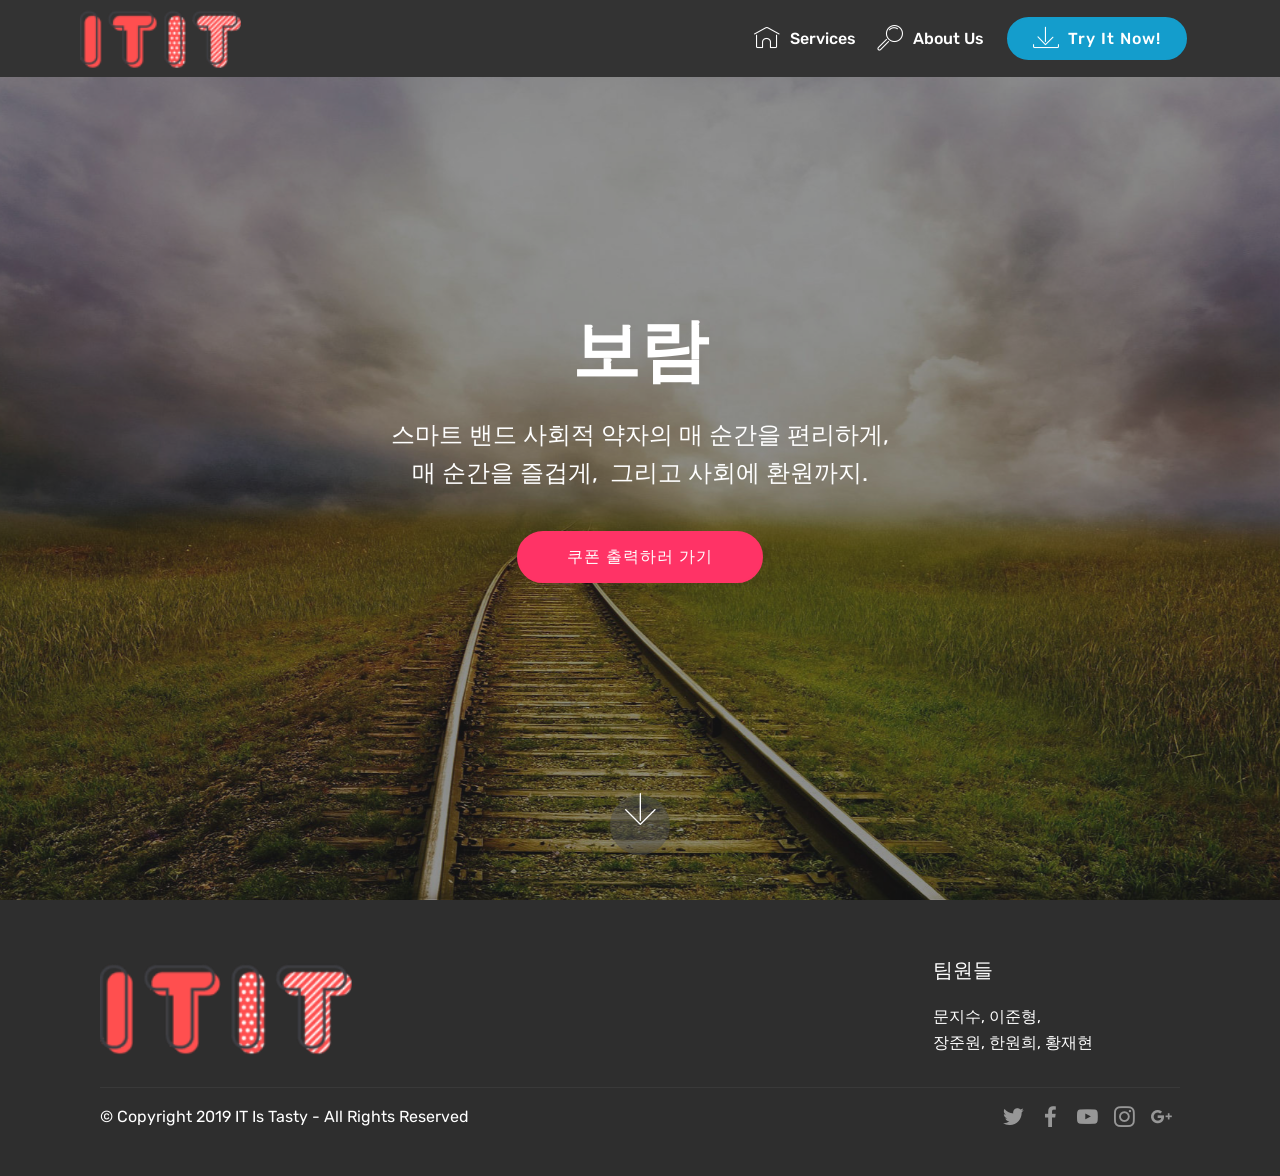
<file: index.html>
<!DOCTYPE html>
<html  >
<head>
  <!-- Site made with Mobirise Website Builder v4.10.5, https://mobirise.com -->
  <meta charset="UTF-8">
  <meta http-equiv="X-UA-Compatible" content="IE=edge">
  <meta name="generator" content="Mobirise v4.10.5, mobirise.com">
  <meta name="viewport" content="width=device-width, initial-scale=1, minimum-scale=1">
  <link rel="shortcut icon" href="assets/images/fhrh-122x46.png" type="image/x-icon">
  <meta name="description" content="">
  
  <title>Home</title>
  <link rel="stylesheet" href="assets/web/assets/mobirise-icons/mobirise-icons.css">
  <link rel="stylesheet" href="assets/tether/tether.min.css">
  <link rel="stylesheet" href="assets/bootstrap/css/bootstrap.min.css">
  <link rel="stylesheet" href="assets/bootstrap/css/bootstrap-grid.min.css">
  <link rel="stylesheet" href="assets/bootstrap/css/bootstrap-reboot.min.css">
  <link rel="stylesheet" href="assets/socicon/css/styles.css">
  <link rel="stylesheet" href="assets/dropdown/css/style.css">
  <link rel="stylesheet" href="assets/theme/css/style.css">
  <link rel="stylesheet" href="assets/mobirise/css/mbr-additional.css" type="text/css">
  
  
  
</head>
<body>
  <section class="menu cid-qTkzRZLJNu" once="menu" id="menu1-0">

    

    <nav class="navbar navbar-expand beta-menu navbar-dropdown align-items-center navbar-fixed-top navbar-toggleable-sm">
        <button class="navbar-toggler navbar-toggler-right" type="button" data-toggle="collapse" data-target="#navbarSupportedContent" aria-controls="navbarSupportedContent" aria-expanded="false" aria-label="Toggle navigation">
            <div class="hamburger">
                <span></span>
                <span></span>
                <span></span>
                <span></span>
            </div>
        </button>
        <div class="menu-logo">
            <div class="navbar-brand">
                <span class="navbar-logo">
                    <a href="https://mobirise.com">
                         <img src="assets/images/fhrh-122x46.png" alt="Mobirise" title="" style="height: 3.8rem;">
                    </a>
                </span>
                <span class="navbar-caption-wrap"><a class="navbar-caption text-white display-4" href="https://mobirise.com"></a></span>
            </div>
        </div>
        <div class="collapse navbar-collapse" id="navbarSupportedContent">
            <ul class="navbar-nav nav-dropdown" data-app-modern-menu="true"><li class="nav-item">
                    <a class="nav-link link text-white display-4" href="https://mobirise.com">
                        <span class="mbri-home mbr-iconfont mbr-iconfont-btn"></span>
                        Services
                    </a>
                </li>
                <li class="nav-item">
                    <a class="nav-link link text-white display-4" href="https://mobirise.com">
                        <span class="mbri-search mbr-iconfont mbr-iconfont-btn"></span>
                        About Us
                    </a>
                </li></ul>
            <div class="navbar-buttons mbr-section-btn"><a class="btn btn-sm btn-primary display-4" href="https://mobirise.com">
                    <span class="mbri-save mbr-iconfont mbr-iconfont-btn "></span>
                    Try It Now!
                </a></div>
        </div>
    </nav>
</section>

<section class="engine"><a href="https://mobirise.info/o">portfolio site templates</a></section><section class="cid-rwJ032Gc2g mbr-fullscreen mbr-parallax-background" id="header2-5">

    

    <div class="mbr-overlay" style="opacity: 0.5; background-color: rgb(35, 35, 35);"></div>

    <div class="container align-center">
        <div class="row justify-content-md-center">
            <div class="mbr-white col-md-10">
                <h1 class="mbr-section-title mbr-bold pb-3 mbr-fonts-style display-1">
                    보람
                </h1>
                
                <p class="mbr-text pb-3 mbr-fonts-style display-5">스마트 밴드 사회적 약자의 매 순간을 편리하게, 
<br>매 순간을 즐겁게, &nbsp;그리고 사회에 환원까지.</p>
                <div class="mbr-section-btn"><a class="btn btn-md btn-secondary display-4" href="page1.html">쿠폰 출력하러 가기<br></a></div>
            </div>
        </div>
    </div>
    <div class="mbr-arrow hidden-sm-down" aria-hidden="true">
        <a href="#next">
            <i class="mbri-down mbr-iconfont"></i>
        </a>
    </div>
</section>

<section class="cid-qTkAaeaxX5" id="footer1-2">

    

    

    <div class="container">
        <div class="media-container-row content text-white">
            <div class="col-12 col-md-3">
                <div class="media-wrap">
                    <a href="https://mobirise.com/">
                        <img src="assets/images/fhrh-192x73.png" alt="Mobirise" title="">
                    </a>
                </div>
            </div>
            <div class="col-12 col-md-3 mbr-fonts-style display-7">
                <h5 class="pb-3"></h5>
                <p class="mbr-text"></p>
            </div>
            <div class="col-12 col-md-3 mbr-fonts-style display-7">
                <h5 class="pb-3"></h5>
                <p class="mbr-text"></p>
            </div>
            <div class="col-12 col-md-3 mbr-fonts-style display-7">
                <h5 class="pb-3">팀원들</h5>
                <p class="mbr-text">문지수, 이준형, <br>장준원, 한원희, 황재현</p>
            </div>
        </div>
        <div class="footer-lower">
            <div class="media-container-row">
                <div class="col-sm-12">
                    <hr>
                </div>
            </div>
            <div class="media-container-row mbr-white">
                <div class="col-sm-6 copyright">
                    <p class="mbr-text mbr-fonts-style display-7">
                        © Copyright 2019 IT Is Tasty - All Rights Reserved
                    </p>
                </div>
                <div class="col-md-6">
                    <div class="social-list align-right">
                        <div class="soc-item">
                            <a href="https://twitter.com/mobirise" target="_blank">
                                <span class="socicon-twitter socicon mbr-iconfont mbr-iconfont-social"></span>
                            </a>
                        </div>
                        <div class="soc-item">
                            <a href="https://www.facebook.com/pages/Mobirise/1616226671953247" target="_blank">
                                <span class="socicon-facebook socicon mbr-iconfont mbr-iconfont-social"></span>
                            </a>
                        </div>
                        <div class="soc-item">
                            <a href="https://www.youtube.com/c/mobirise" target="_blank">
                                <span class="socicon-youtube socicon mbr-iconfont mbr-iconfont-social"></span>
                            </a>
                        </div>
                        <div class="soc-item">
                            <a href="https://instagram.com/mobirise" target="_blank">
                                <span class="socicon-instagram socicon mbr-iconfont mbr-iconfont-social"></span>
                            </a>
                        </div>
                        <div class="soc-item">
                            <a href="https://plus.google.com/u/0/+Mobirise" target="_blank">
                                <span class="socicon-googleplus socicon mbr-iconfont mbr-iconfont-social"></span>
                            </a>
                        </div>
                        
                    </div>
                </div>
            </div>
        </div>
    </div>
</section>


  <script src="assets/web/assets/jquery/jquery.min.js"></script>
  <script src="assets/popper/popper.min.js"></script>
  <script src="assets/tether/tether.min.js"></script>
  <script src="assets/bootstrap/js/bootstrap.min.js"></script>
  <script src="assets/dropdown/js/nav-dropdown.js"></script>
  <script src="assets/dropdown/js/navbar-dropdown.js"></script>
  <script src="assets/touchswipe/jquery.touch-swipe.min.js"></script>
  <script src="assets/parallax/jarallax.min.js"></script>
  <script src="assets/smoothscroll/smooth-scroll.js"></script>
  <script src="assets/theme/js/script.js"></script>
  
  
</body>
</html>
</file>
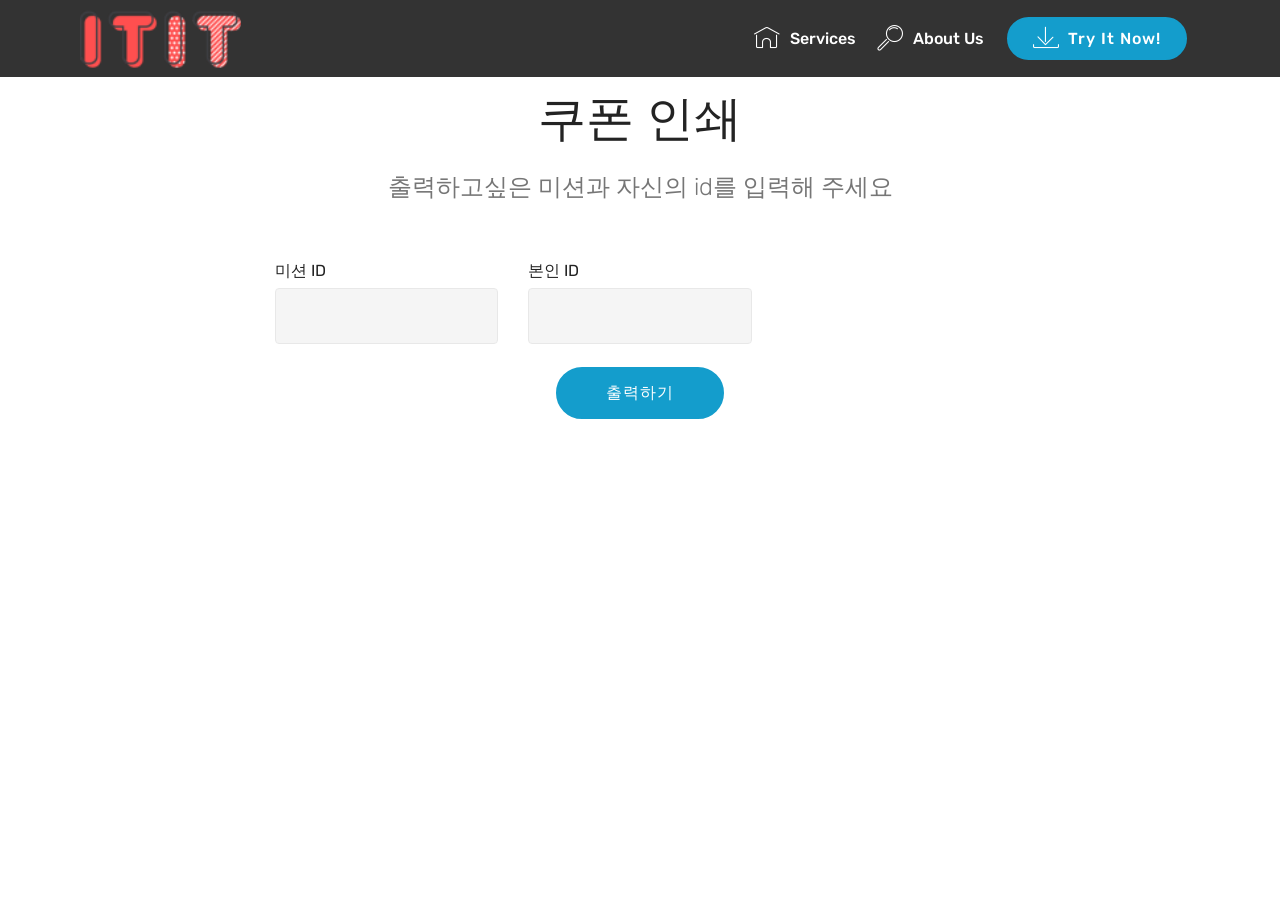
<file: page1.html>
<!DOCTYPE html>
<html  >
<head>
  <!-- Site made with Mobirise Website Builder v4.10.5, https://mobirise.com -->
  <meta charset="UTF-8">
  <meta http-equiv="X-UA-Compatible" content="IE=edge">
  <meta name="generator" content="Mobirise v4.10.5, mobirise.com">
  <meta name="viewport" content="width=device-width, initial-scale=1, minimum-scale=1">
  <link rel="shortcut icon" href="assets/images/fhrh-122x46.png" type="image/x-icon">
  <meta name="description" content="Web Site Maker Description">
  
  <title>coupon</title>
  <link rel="stylesheet" href="assets/web/assets/mobirise-icons/mobirise-icons.css">
  <link rel="stylesheet" href="assets/tether/tether.min.css">
  <link rel="stylesheet" href="assets/bootstrap/css/bootstrap.min.css">
  <link rel="stylesheet" href="assets/bootstrap/css/bootstrap-grid.min.css">
  <link rel="stylesheet" href="assets/bootstrap/css/bootstrap-reboot.min.css">
  <link rel="stylesheet" href="assets/dropdown/css/style.css">
  <link rel="stylesheet" href="assets/theme/css/style.css">
  <link rel="stylesheet" href="assets/mobirise/css/mbr-additional.css" type="text/css">
  
  
  
</head>
<body>
  <section class="menu cid-qTkzRZLJNu" once="menu" id="menu1-6">

    

    <nav class="navbar navbar-expand beta-menu navbar-dropdown align-items-center navbar-fixed-top navbar-toggleable-sm">
        <button class="navbar-toggler navbar-toggler-right" type="button" data-toggle="collapse" data-target="#navbarSupportedContent" aria-controls="navbarSupportedContent" aria-expanded="false" aria-label="Toggle navigation">
            <div class="hamburger">
                <span></span>
                <span></span>
                <span></span>
                <span></span>
            </div>
        </button>
        <div class="menu-logo">
            <div class="navbar-brand">
                <span class="navbar-logo">
                    <a href="https://mobirise.com">
                         <img src="assets/images/fhrh-122x46.png" alt="Mobirise" title="" style="height: 3.8rem;">
                    </a>
                </span>
                <span class="navbar-caption-wrap"><a class="navbar-caption text-white display-4" href="https://mobirise.com"></a></span>
            </div>
        </div>
        <div class="collapse navbar-collapse" id="navbarSupportedContent">
            <ul class="navbar-nav nav-dropdown" data-app-modern-menu="true"><li class="nav-item">
                    <a class="nav-link link text-white display-4" href="https://mobirise.com">
                        <span class="mbri-home mbr-iconfont mbr-iconfont-btn"></span>
                        Services
                    </a>
                </li>
                <li class="nav-item">
                    <a class="nav-link link text-white display-4" href="https://mobirise.com">
                        <span class="mbri-search mbr-iconfont mbr-iconfont-btn"></span>
                        About Us
                    </a>
                </li></ul>
            <div class="navbar-buttons mbr-section-btn"><a class="btn btn-sm btn-primary display-4" href="https://mobirise.com">
                    <span class="mbri-save mbr-iconfont mbr-iconfont-btn "></span>
                    Try It Now!
                </a></div>
        </div>
    </nav>
</section>

<section class="engine"><a href="https://mobirise.info">Mobirise</a></section><section class="mbr-section form1 cid-rwJ67VjqVo" id="form1-b">

    

    
    <div class="container">
        <div class="row justify-content-center">
            <div class="title col-12 col-lg-8">
                <h2 class="mbr-section-title align-center pb-3 mbr-fonts-style display-2">
                    쿠폰 인쇄</h2>
                <h3 class="mbr-section-subtitle align-center mbr-light pb-3 mbr-fonts-style display-5">출력하고싶은 미션과 자신의 id를 입력해 주세요</h3>
            </div>
        </div>
    </div>
    <div class="container">
        <div class="row justify-content-center">
            <div class="media-container-column col-lg-8" data-form-type="formoid">
                <!---Formbuilder Form--->
                <form action="http://itistasty.ga:5000/print/static" method="GET" class="mbr-form form-with-styler">
                    <div class="row">
                        
                        <div hidden="hidden" data-form-alert-danger="" class="alert alert-danger col-12">
                        </div>
                    </div>
                    <div class="dragArea row">
                        <div class="col-md-4  form-group" data-for="name">
                            <label for="name-form1-b" class="form-control-label mbr-fonts-style display-7">미션 ID</label>
                            <input type="text" name="name" data-form-field="Name" required="required" class="form-control display-7" id="name-form1-b">
                        </div>
                        
                        <div data-for="phone" class="col-md-4  form-group">
                            <label for="phone-form1-b" class="form-control-label mbr-fonts-style display-7">본인 ID</label>
                            <input type="text" name="phone" data-form-field="Phone" class="form-control display-7" id="phone-form1-b">
                        </div>
                        
                        <div class="col-md-12 input-group-btn align-center">
                            <button type="submit" class="btn btn-primary btn-form display-4">출력하기</button>
                        </div>
                    </div>
                </form><!---Formbuilder Form--->
            </div>
        </div>
    </div>
</section>


  <script src="assets/web/assets/jquery/jquery.min.js"></script>
  <script src="assets/popper/popper.min.js"></script>
  <script src="assets/tether/tether.min.js"></script>
  <script src="assets/bootstrap/js/bootstrap.min.js"></script>
  <script src="assets/smoothscroll/smooth-scroll.js"></script>
  <script src="assets/dropdown/js/nav-dropdown.js"></script>
  <script src="assets/dropdown/js/navbar-dropdown.js"></script>
  <script src="assets/touchswipe/jquery.touch-swipe.min.js"></script>
  <script src="assets/theme/js/script.js"></script>
  
  
</body>
</html>
</file>
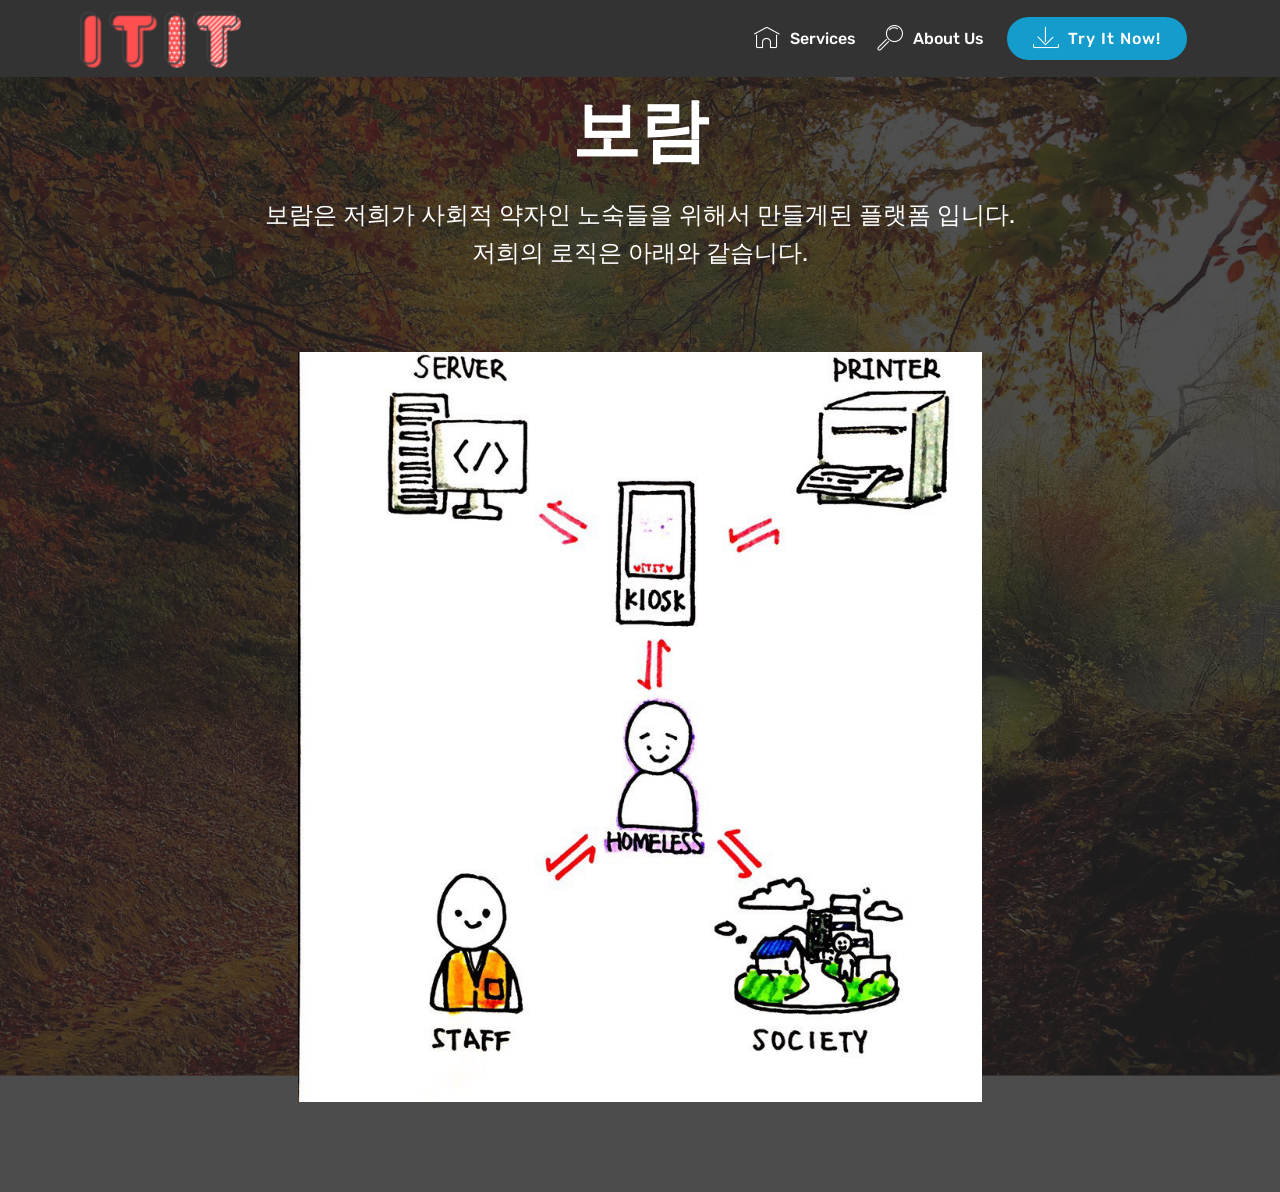
<file: page2.html>
<!DOCTYPE html>
<html  >
<head>
  <!-- Site made with Mobirise Website Builder v4.10.5, https://mobirise.com -->
  <meta charset="UTF-8">
  <meta http-equiv="X-UA-Compatible" content="IE=edge">
  <meta name="generator" content="Mobirise v4.10.5, mobirise.com">
  <meta name="viewport" content="width=device-width, initial-scale=1, minimum-scale=1">
  <link rel="shortcut icon" href="assets/images/fhrh-122x46.png" type="image/x-icon">
  <meta name="description" content="Website Builder Description">
  
  <title>about us</title>
  <link rel="stylesheet" href="assets/web/assets/mobirise-icons/mobirise-icons.css">
  <link rel="stylesheet" href="assets/tether/tether.min.css">
  <link rel="stylesheet" href="assets/bootstrap/css/bootstrap.min.css">
  <link rel="stylesheet" href="assets/bootstrap/css/bootstrap-grid.min.css">
  <link rel="stylesheet" href="assets/bootstrap/css/bootstrap-reboot.min.css">
  <link rel="stylesheet" href="assets/dropdown/css/style.css">
  <link rel="stylesheet" href="assets/theme/css/style.css">
  <link rel="stylesheet" href="assets/mobirise/css/mbr-additional.css" type="text/css">
  
  
  
</head>
<body>
  <section class="menu cid-qTkzRZLJNu" once="menu" id="menu1-8">

    

    <nav class="navbar navbar-expand beta-menu navbar-dropdown align-items-center navbar-fixed-top navbar-toggleable-sm">
        <button class="navbar-toggler navbar-toggler-right" type="button" data-toggle="collapse" data-target="#navbarSupportedContent" aria-controls="navbarSupportedContent" aria-expanded="false" aria-label="Toggle navigation">
            <div class="hamburger">
                <span></span>
                <span></span>
                <span></span>
                <span></span>
            </div>
        </button>
        <div class="menu-logo">
            <div class="navbar-brand">
                <span class="navbar-logo">
                    <a href="https://mobirise.com">
                         <img src="assets/images/fhrh-122x46.png" alt="Mobirise" title="" style="height: 3.8rem;">
                    </a>
                </span>
                <span class="navbar-caption-wrap"><a class="navbar-caption text-white display-4" href="https://mobirise.com"></a></span>
            </div>
        </div>
        <div class="collapse navbar-collapse" id="navbarSupportedContent">
            <ul class="navbar-nav nav-dropdown" data-app-modern-menu="true"><li class="nav-item">
                    <a class="nav-link link text-white display-4" href="https://mobirise.com">
                        <span class="mbri-home mbr-iconfont mbr-iconfont-btn"></span>
                        Services
                    </a>
                </li>
                <li class="nav-item">
                    <a class="nav-link link text-white display-4" href="https://mobirise.com">
                        <span class="mbri-search mbr-iconfont mbr-iconfont-btn"></span>
                        About Us
                    </a>
                </li></ul>
            <div class="navbar-buttons mbr-section-btn"><a class="btn btn-sm btn-primary display-4" href="https://mobirise.com">
                    <span class="mbri-save mbr-iconfont mbr-iconfont-btn "></span>
                    Try It Now!
                </a></div>
        </div>
    </nav>
</section>

<section class="engine"><a href="https://mobirise.info/s">free bootstrap theme</a></section><section class="header4 cid-rwJ5iED8we mbr-parallax-background" id="header4-9">

    

    <div class="mbr-overlay" style="opacity: 0.8; background-color: rgb(35, 35, 35);">
    </div>

    <div class="container">
        <div class="row justify-content-md-center">
            <div class="media-content col-md-10">
                <h1 class="mbr-section-title align-center mbr-white pb-3 mbr-bold mbr-fonts-style display-1">보람</h1>
                
                <div class="mbr-text align-center mbr-white pb-3">
                    <p class="mbr-text mbr-fonts-style display-5">보람은 저희가 사회적 약자인 노숙들을 위해서 만들게된 플랫폼 입니다.<br>저희의 로직은 아래와 같습니다.</p>
                </div>
                
            </div>
            <div class="mbr-figure pt-5">
                <img src="assets/images/-877x961.jpg" alt="Mobirise" title="" style="width: 60%;">
            </div>
        </div>
    </div>
</section>


  <script src="assets/web/assets/jquery/jquery.min.js"></script>
  <script src="assets/popper/popper.min.js"></script>
  <script src="assets/tether/tether.min.js"></script>
  <script src="assets/bootstrap/js/bootstrap.min.js"></script>
  <script src="assets/smoothscroll/smooth-scroll.js"></script>
  <script src="assets/dropdown/js/nav-dropdown.js"></script>
  <script src="assets/dropdown/js/navbar-dropdown.js"></script>
  <script src="assets/touchswipe/jquery.touch-swipe.min.js"></script>
  <script src="assets/parallax/jarallax.min.js"></script>
  <script src="assets/theme/js/script.js"></script>
  
  
</body>
</html>
</file>
<file: assets/web/assets/mobirise-icons/mobirise-icons.css>
@font-face {
  font-family: 'MobiriseIcons';
  src:  url('mobirise-icons.eot?spat4u');
  src:  url('mobirise-icons.eot?spat4u#iefix') format('embedded-opentype'),
    url('mobirise-icons.ttf?spat4u') format('truetype'),
    url('mobirise-icons.woff?spat4u') format('woff'),
    url('mobirise-icons.svg?spat4u#MobiriseIcons') format('svg');
  font-weight: normal;
  font-style: normal;
}

[class^="mbri-"], [class*=" mbri-"] {
  /* use !important to prevent issues with browser extensions that change fonts */
  font-family: MobiriseIcons !important;
  speak: none;
  font-style: normal;
  font-weight: normal;
  font-variant: normal;
  text-transform: none;
  line-height: 1;

  /* Better Font Rendering =========== */
  -webkit-font-smoothing: antialiased;
  -moz-osx-font-smoothing: grayscale;
}

.mbri-add-submenu:before {
  content: "\e900";
}
.mbri-alert:before {
  content: "\e901";
}
.mbri-align-center:before {
  content: "\e902";
}
.mbri-align-justify:before {
  content: "\e903";
}
.mbri-align-left:before {
  content: "\e904";
}
.mbri-align-right:before {
  content: "\e905";
}
.mbri-android:before {
  content: "\e906";
}
.mbri-apple:before {
  content: "\e907";
}
.mbri-arrow-down:before {
  content: "\e908";
}
.mbri-arrow-next:before {
  content: "\e909";
}
.mbri-arrow-prev:before {
  content: "\e90a";
}
.mbri-arrow-up:before {
  content: "\e90b";
}
.mbri-bold:before {
  content: "\e90c";
}
.mbri-bookmark:before {
  content: "\e90d";
}
.mbri-bootstrap:before {
  content: "\e90e";
}
.mbri-briefcase:before {
  content: "\e90f";
}
.mbri-browse:before {
  content: "\e910";
}
.mbri-bulleted-list:before {
  content: "\e911";
}
.mbri-calendar:before {
  content: "\e912";
}
.mbri-camera:before {
  content: "\e913";
}
.mbri-cart-add:before {
  content: "\e914";
}
.mbri-cart-full:before {
  content: "\e915";
}
.mbri-cash:before {
  content: "\e916";
}
.mbri-change-style:before {
  content: "\e917";
}
.mbri-chat:before {
  content: "\e918";
}
.mbri-clock:before {
  content: "\e919";
}
.mbri-close:before {
  content: "\e91a";
}
.mbri-cloud:before {
  content: "\e91b";
}
.mbri-code:before {
  content: "\e91c";
}
.mbri-contact-form:before {
  content: "\e91d";
}
.mbri-credit-card:before {
  content: "\e91e";
}
.mbri-cursor-click:before {
  content: "\e91f";
}
.mbri-cust-feedback:before {
  content: "\e920";
}
.mbri-database:before {
  content: "\e921";
}
.mbri-delivery:before {
  content: "\e922";
}
.mbri-desktop:before {
  content: "\e923";
}
.mbri-devices:before {
  content: "\e924";
}
.mbri-down:before {
  content: "\e925";
}
.mbri-download:before {
  content: "\e989";
}
.mbri-drag-n-drop:before {
  content: "\e927";
}
.mbri-drag-n-drop2:before {
  content: "\e928";
}
.mbri-edit:before {
  content: "\e929";
}
.mbri-edit2:before {
  content: "\e92a";
}
.mbri-error:before {
  content: "\e92b";
}
.mbri-extension:before {
  content: "\e92c";
}
.mbri-features:before {
  content: "\e92d";
}
.mbri-file:before {
  content: "\e92e";
}
.mbri-flag:before {
  content: "\e92f";
}
.mbri-folder:before {
  content: "\e930";
}
.mbri-gift:before {
  content: "\e931";
}
.mbri-github:before {
  content: "\e932";
}
.mbri-globe:before {
  content: "\e933";
}
.mbri-globe-2:before {
  content: "\e934";
}
.mbri-growing-chart:before {
  content: "\e935";
}
.mbri-hearth:before {
  content: "\e936";
}
.mbri-help:before {
  content: "\e937";
}
.mbri-home:before {
  content: "\e938";
}
.mbri-hot-cup:before {
  content: "\e939";
}
.mbri-idea:before {
  content: "\e93a";
}
.mbri-image-gallery:before {
  content: "\e93b";
}
.mbri-image-slider:before {
  content: "\e93c";
}
.mbri-info:before {
  content: "\e93d";
}
.mbri-italic:before {
  content: "\e93e";
}
.mbri-key:before {
  content: "\e93f";
}
.mbri-laptop:before {
  content: "\e940";
}
.mbri-layers:before {
  content: "\e941";
}
.mbri-left-right:before {
  content: "\e942";
}
.mbri-left:before {
  content: "\e943";
}
.mbri-letter:before {
  content: "\e944";
}
.mbri-like:before {
  content: "\e945";
}
.mbri-link:before {
  content: "\e946";
}
.mbri-lock:before {
  content: "\e947";
}
.mbri-login:before {
  content: "\e948";
}
.mbri-logout:before {
  content: "\e949";
}
.mbri-magic-stick:before {
  content: "\e94a";
}
.mbri-map-pin:before {
  content: "\e94b";
}
.mbri-menu:before {
  content: "\e94c";
}
.mbri-mobile:before {
  content: "\e94d";
}
.mbri-mobile2:before {
  content: "\e94e";
}
.mbri-mobirise:before {
  content: "\e94f";
}
.mbri-more-horizontal:before {
  content: "\e950";
}
.mbri-more-vertical:before {
  content: "\e951";
}
.mbri-music:before {
  content: "\e952";
}
.mbri-new-file:before {
  content: "\e953";
}
.mbri-numbered-list:before {
  content: "\e954";
}
.mbri-opened-folder:before {
  content: "\e955";
}
.mbri-pages:before {
  content: "\e956";
}
.mbri-paper-plane:before {
  content: "\e957";
}
.mbri-paperclip:before {
  content: "\e958";
}
.mbri-photo:before {
  content: "\e959";
}
.mbri-photos:before {
  content: "\e95a";
}
.mbri-pin:before {
  content: "\e95b";
}
.mbri-play:before {
  content: "\e95c";
}
.mbri-plus:before {
  content: "\e95d";
}
.mbri-preview:before {
  content: "\e95e";
}
.mbri-print:before {
  content: "\e95f";
}
.mbri-protect:before {
  content: "\e960";
}
.mbri-question:before {
  content: "\e961";
}
.mbri-quote-left:before {
  content: "\e962";
}
.mbri-quote-right:before {
  content: "\e963";
}
.mbri-refresh:before {
  content: "\e964";
}
.mbri-responsive:before {
  content: "\e965";
}
.mbri-right:before {
  content: "\e966";
}
.mbri-rocket:before {
  content: "\e967";
}
.mbri-sad-face:before {
  content: "\e968";
}
.mbri-sale:before {
  content: "\e969";
}
.mbri-save:before {
  content: "\e96a";
}
.mbri-search:before {
  content: "\e96b";
}
.mbri-setting:before {
  content: "\e96c";
}
.mbri-setting2:before {
  content: "\e96d";
}
.mbri-setting3:before {
  content: "\e96e";
}
.mbri-share:before {
  content: "\e96f";
}
.mbri-shopping-bag:before {
  content: "\e970";
}
.mbri-shopping-basket:before {
  content: "\e971";
}
.mbri-shopping-cart:before {
  content: "\e972";
}
.mbri-sites:before {
  content: "\e973";
}
.mbri-smile-face:before {
  content: "\e974";
}
.mbri-speed:before {
  content: "\e975";
}
.mbri-star:before {
  content: "\e976";
}
.mbri-success:before {
  content: "\e977";
}
.mbri-sun:before {
  content: "\e978";
}
.mbri-sun2:before {
  content: "\e979";
}
.mbri-tablet:before {
  content: "\e97a";
}
.mbri-tablet-vertical:before {
  content: "\e97b";
}
.mbri-target:before {
  content: "\e97c";
}
.mbri-timer:before {
  content: "\e97d";
}
.mbri-to-ftp:before {
  content: "\e97e";
}
.mbri-to-local-drive:before {
  content: "\e97f";
}
.mbri-touch-swipe:before {
  content: "\e980";
}
.mbri-touch:before {
  content: "\e981";
}
.mbri-trash:before {
  content: "\e982";
}
.mbri-underline:before {
  content: "\e983";
}
.mbri-unlink:before {
  content: "\e984";
}
.mbri-unlock:before {
  content: "\e985";
}
.mbri-up-down:before {
  content: "\e986";
}
.mbri-up:before {
  content: "\e987";
}
.mbri-update:before {
  content: "\e988";
}
.mbri-upload:before {
 content: "\e926"; 
}
.mbri-user:before {
  content: "\e98a";
}
.mbri-user2:before {
  content: "\e98b";
}
.mbri-users:before {
  content: "\e98c";
}
.mbri-video:before {
  content: "\e98d";
}
.mbri-video-play:before {
  content: "\e98e";
}
.mbri-watch:before {
  content: "\e98f";
}
.mbri-website-theme:before {
  content: "\e990";
}
.mbri-wifi:before {
  content: "\e991";
}
.mbri-windows:before {
  content: "\e992";
}
.mbri-zoom-out:before {
  content: "\e993";
}
.mbri-redo:before {
  content: "\e994";
}
.mbri-undo:before {
  content: "\e995";
}
</file>
<file: assets/socicon/css/styles.css>
@charset "UTF-8";

@font-face {
  font-family: "socicon";
  src:url("../fonts/socicon.eot");
  src:url("../fonts/socicon.eot?#iefix") format("embedded-opentype"),
    url("../fonts/socicon.woff") format("woff"),
    url("../fonts/socicon.ttf") format("truetype"),
    url("../fonts/socicon.svg#socicon") format("svg");
  font-weight: normal;
  font-style: normal;

}

[data-icon]:before {
  font-family: "socicon" !important;
  content: attr(data-icon);
  font-style: normal !important;
  font-weight: normal !important;
  font-variant: normal !important;
  text-transform: none !important;
  speak: none;
  line-height: 1;
  -webkit-font-smoothing: antialiased;
  -moz-osx-font-smoothing: grayscale;
}

[class^="socicon-"]:before,
[class*=" socicon-"]:before {
  font-family: "socicon" !important;
  font-style: normal !important;
  font-weight: normal !important;
  font-variant: normal !important;
  text-transform: none !important;
  speak: none;
  line-height: 1;
  -webkit-font-smoothing: antialiased;
  -moz-osx-font-smoothing: grayscale;
}

.socicon-modelmayhem:before {
  content: "\e000";
}
.socicon-mixcloud:before {
  content: "\e001";
}
.socicon-drupal:before {
  content: "\e002";
}
.socicon-swarm:before {
  content: "\e003";
}
.socicon-istock:before {
  content: "\e004";
}
.socicon-yammer:before {
  content: "\e005";
}
.socicon-ello:before {
  content: "\e006";
}
.socicon-stackoverflow:before {
  content: "\e007";
}
.socicon-persona:before {
  content: "\e008";
}
.socicon-triplej:before {
  content: "\e009";
}
.socicon-houzz:before {
  content: "\e00a";
}
.socicon-rss:before {
  content: "\e00b";
}
.socicon-paypal:before {
  content: "\e00c";
}
.socicon-odnoklassniki:before {
  content: "\e00d";
}
.socicon-airbnb:before {
  content: "\e00e";
}
.socicon-periscope:before {
  content: "\e00f";
}
.socicon-outlook:before {
  content: "\e010";
}
.socicon-coderwall:before {
  content: "\e011";
}
.socicon-tripadvisor:before {
  content: "\e012";
}
.socicon-appnet:before {
  content: "\e013";
}
.socicon-goodreads:before {
  content: "\e014";
}
.socicon-tripit:before {
  content: "\e015";
}
.socicon-lanyrd:before {
  content: "\e016";
}
.socicon-slideshare:before {
  content: "\e017";
}
.socicon-buffer:before {
  content: "\e018";
}
.socicon-disqus:before {
  content: "\e019";
}
.socicon-vkontakte:before {
  content: "\e01a";
}
.socicon-whatsapp:before {
  content: "\e01b";
}
.socicon-patreon:before {
  content: "\e01c";
}
.socicon-storehouse:before {
  content: "\e01d";
}
.socicon-pocket:before {
  content: "\e01e";
}
.socicon-mail:before {
  content: "\e01f";
}
.socicon-blogger:before {
  content: "\e020";
}
.socicon-technorati:before {
  content: "\e021";
}
.socicon-reddit:before {
  content: "\e022";
}
.socicon-dribbble:before {
  content: "\e023";
}
.socicon-stumbleupon:before {
  content: "\e024";
}
.socicon-digg:before {
  content: "\e025";
}
.socicon-envato:before {
  content: "\e026";
}
.socicon-behance:before {
  content: "\e027";
}
.socicon-delicious:before {
  content: "\e028";
}
.socicon-deviantart:before {
  content: "\e029";
}
.socicon-forrst:before {
  content: "\e02a";
}
.socicon-play:before {
  content: "\e02b";
}
.socicon-zerply:before {
  content: "\e02c";
}
.socicon-wikipedia:before {
  content: "\e02d";
}
.socicon-apple:before {
  content: "\e02e";
}
.socicon-flattr:before {
  content: "\e02f";
}
.socicon-github:before {
  content: "\e030";
}
.socicon-renren:before {
  content: "\e031";
}
.socicon-friendfeed:before {
  content: "\e032";
}
.socicon-newsvine:before {
  content: "\e033";
}
.socicon-identica:before {
  content: "\e034";
}
.socicon-bebo:before {
  content: "\e035";
}
.socicon-zynga:before {
  content: "\e036";
}
.socicon-steam:before {
  content: "\e037";
}
.socicon-xbox:before {
  content: "\e038";
}
.socicon-windows:before {
  content: "\e039";
}
.socicon-qq:before {
  content: "\e03a";
}
.socicon-douban:before {
  content: "\e03b";
}
.socicon-meetup:before {
  content: "\e03c";
}
.socicon-playstation:before {
  content: "\e03d";
}
.socicon-android:before {
  content: "\e03e";
}
.socicon-snapchat:before {
  content: "\e03f";
}
.socicon-twitter:before {
  content: "\e040";
}
.socicon-facebook:before {
  content: "\e041";
}
.socicon-googleplus:before {
  content: "\e042";
}
.socicon-pinterest:before {
  content: "\e043";
}
.socicon-foursquare:before {
  content: "\e044";
}
.socicon-yahoo:before {
  content: "\e045";
}
.socicon-skype:before {
  content: "\e046";
}
.socicon-yelp:before {
  content: "\e047";
}
.socicon-feedburner:before {
  content: "\e048";
}
.socicon-linkedin:before {
  content: "\e049";
}
.socicon-viadeo:before {
  content: "\e04a";
}
.socicon-xing:before {
  content: "\e04b";
}
.socicon-myspace:before {
  content: "\e04c";
}
.socicon-soundcloud:before {
  content: "\e04d";
}
.socicon-spotify:before {
  content: "\e04e";
}
.socicon-grooveshark:before {
  content: "\e04f";
}
.socicon-lastfm:before {
  content: "\e050";
}
.socicon-youtube:before {
  content: "\e051";
}
.socicon-vimeo:before {
  content: "\e052";
}
.socicon-dailymotion:before {
  content: "\e053";
}
.socicon-vine:before {
  content: "\e054";
}
.socicon-flickr:before {
  content: "\e055";
}
.socicon-500px:before {
  content: "\e056";
}
.socicon-wordpress:before {
  content: "\e058";
}
.socicon-tumblr:before {
  content: "\e059";
}
.socicon-twitch:before {
  content: "\e05a";
}
.socicon-8tracks:before {
  content: "\e05b";
}
.socicon-amazon:before {
  content: "\e05c";
}
.socicon-icq:before {
  content: "\e05d";
}
.socicon-smugmug:before {
  content: "\e05e";
}
.socicon-ravelry:before {
  content: "\e05f";
}
.socicon-weibo:before {
  content: "\e060";
}
.socicon-baidu:before {
  content: "\e061";
}
.socicon-angellist:before {
  content: "\e062";
}
.socicon-ebay:before {
  content: "\e063";
}
.socicon-imdb:before {
  content: "\e064";
}
.socicon-stayfriends:before {
  content: "\e065";
}
.socicon-residentadvisor:before {
  content: "\e066";
}
.socicon-google:before {
  content: "\e067";
}
.socicon-yandex:before {
  content: "\e068";
}
.socicon-sharethis:before {
  content: "\e069";
}
.socicon-bandcamp:before {
  content: "\e06a";
}
.socicon-itunes:before {
  content: "\e06b";
}
.socicon-deezer:before {
  content: "\e06c";
}
.socicon-telegram:before {
  content: "\e06e";
}
.socicon-openid:before {
  content: "\e06f";
}
.socicon-amplement:before {
  content: "\e070";
}
.socicon-viber:before {
  content: "\e071";
}
.socicon-zomato:before {
  content: "\e072";
}
.socicon-draugiem:before {
  content: "\e074";
}
.socicon-endomodo:before {
  content: "\e075";
}
.socicon-filmweb:before {
  content: "\e076";
}
.socicon-stackexchange:before {
  content: "\e077";
}
.socicon-wykop:before {
  content: "\e078";
}
.socicon-teamspeak:before {
  content: "\e079";
}
.socicon-teamviewer:before {
  content: "\e07a";
}
.socicon-ventrilo:before {
  content: "\e07b";
}
.socicon-younow:before {
  content: "\e07c";
}
.socicon-raidcall:before {
  content: "\e07d";
}
.socicon-mumble:before {
  content: "\e07e";
}
.socicon-medium:before {
  content: "\e06d";
}
.socicon-bebee:before {
  content: "\e07f";
}
.socicon-hitbox:before {
  content: "\e080";
}
.socicon-reverbnation:before {
  content: "\e081";
}
.socicon-formulr:before {
  content: "\e082";
}
.socicon-instagram:before {
  content: "\e057";
}
.socicon-battlenet:before {
  content: "\e083";
}
.socicon-chrome:before {
  content: "\e084";
}
.socicon-discord:before {
  content: "\e086";
}
.socicon-issuu:before {
  content: "\e087";
}
.socicon-macos:before {
  content: "\e088";
}
.socicon-firefox:before {
  content: "\e089";
}
.socicon-opera:before {
  content: "\e08d";
}
.socicon-keybase:before {
  content: "\e090";
}
.socicon-alliance:before {
  content: "\e091";
}
.socicon-livejournal:before {
  content: "\e092";
}
.socicon-googlephotos:before {
  content: "\e093";
}
.socicon-horde:before {
  content: "\e094";
}
.socicon-etsy:before {
  content: "\e095";
}
.socicon-zapier:before {
  content: "\e096";
}
.socicon-google-scholar:before {
  content: "\e097";
}
.socicon-researchgate:before {
  content: "\e098";
}
.socicon-wechat:before {
  content: "\e099";
}
.socicon-strava:before {
  content: "\e09a";
}
.socicon-line:before {
  content: "\e09b";
}
.socicon-lyft:before {
  content: "\e09c";
}
.socicon-uber:before {
  content: "\e09d";
}
.socicon-songkick:before {
  content: "\e09e";
}
.socicon-viewbug:before {
  content: "\e09f";
}
.socicon-googlegroups:before {
  content: "\e0a0";
}
.socicon-quora:before {
  content: "\e073";
}
.socicon-diablo:before {
  content: "\e085";
}
.socicon-blizzard:before {
  content: "\e0a1";
}
.socicon-hearthstone:before {
  content: "\e08b";
}
.socicon-heroes:before {
  content: "\e08a";
}
.socicon-overwatch:before {
  content: "\e08c";
}
.socicon-warcraft:before {
  content: "\e08e";
}
.socicon-starcraft:before {
  content: "\e08f";
}
.socicon-beam:before {
  content: "\e0a2";
}
.socicon-curse:before {
  content: "\e0a3";
}
.socicon-player:before {
  content: "\e0a4";
}
.socicon-streamjar:before {
  content: "\e0a5";
}
.socicon-nintendo:before {
  content: "\e0a6";
}
.socicon-hellocoton:before {
  content: "\e0a7";
}
</file>
<file: assets/dropdown/css/style.css>
.navbar-dropdown {
  left: 0;
  padding: 0;
  position: absolute;
  right: 0;
  top: 0;
  transition: all 0.45s ease;
  z-index: 1030;
  background: #282828; }
  .navbar-dropdown .navbar-logo {
    margin-right: 0.8rem;
    transition: margin 0.3s ease-in-out;
    vertical-align: middle; }
    .navbar-dropdown .navbar-logo img {
      height: 3.125rem;
      transition: all 0.3s ease-in-out; }
    .navbar-dropdown .navbar-logo.mbr-iconfont {
      font-size: 3.125rem;
      line-height: 3.125rem; }
  .navbar-dropdown .navbar-caption {
    font-weight: 700;
    white-space: normal;
    vertical-align: -4px;
    line-height: 3.125rem !important; }
    .navbar-dropdown .navbar-caption, .navbar-dropdown .navbar-caption:hover {
      color: inherit;
      text-decoration: none; }
  .navbar-dropdown .mbr-iconfont + .navbar-caption {
    vertical-align: -1px; }
  .navbar-dropdown.navbar-fixed-top {
    position: fixed; }
  .navbar-dropdown .navbar-brand span {
    vertical-align: -4px; }
  .navbar-dropdown.bg-color.transparent {
    background: none; }
  .navbar-dropdown.navbar-short .navbar-brand {
    padding: 0.625rem 0; }
    .navbar-dropdown.navbar-short .navbar-brand span {
      vertical-align: -1px; }
  .navbar-dropdown.navbar-short .navbar-caption {
    line-height: 2.375rem !important;
    vertical-align: -2px; }
  .navbar-dropdown.navbar-short .navbar-logo {
    margin-right: 0.5rem; }
    .navbar-dropdown.navbar-short .navbar-logo img {
      height: 2.375rem; }
    .navbar-dropdown.navbar-short .navbar-logo.mbr-iconfont {
      font-size: 2.375rem;
      line-height: 2.375rem; }
  .navbar-dropdown.navbar-short .mbr-table-cell {
    height: 3.625rem; }
  .navbar-dropdown .navbar-close {
    left: 0.6875rem;
    position: fixed;
    top: 0.75rem;
    z-index: 1000; }
  .navbar-dropdown .hamburger-icon {
    content: "";
    display: inline-block;
    vertical-align: middle;
    width: 16px;
    -webkit-box-shadow: 0 -6px 0 1px #282828,0 0 0 1px #282828,0 6px 0 1px #282828;
    -moz-box-shadow: 0 -6px 0 1px #282828,0 0 0 1px #282828,0 6px 0 1px #282828;
    box-shadow: 0 -6px 0 1px #282828,0 0 0 1px #282828,0 6px 0 1px #282828; }

.dropdown-menu .dropdown-toggle[data-toggle="dropdown-submenu"]::after {
  border-bottom: 0.35em solid transparent;
  border-left: 0.35em solid;
  border-right: 0;
  border-top: 0.35em solid transparent;
  margin-left: 0.3rem; }

.dropdown-menu .dropdown-item:focus {
  outline: 0; }

.nav-dropdown {
  font-size: 0.75rem;
  font-weight: 500;
  height: auto !important; }
  .nav-dropdown .nav-btn {
    padding-left: 1rem; }
  .nav-dropdown .link {
    margin: .667em 1.667em;
    font-weight: 500;
    padding: 0;
    transition: color .2s ease-in-out; }
    .nav-dropdown .link.dropdown-toggle {
      margin-right: 2.583em; }
      .nav-dropdown .link.dropdown-toggle::after {
        margin-left: .25rem;
        border-top: 0.35em solid;
        border-right: 0.35em solid transparent;
        border-left: 0.35em solid transparent;
        border-bottom: 0; }
      .nav-dropdown .link.dropdown-toggle[aria-expanded="true"] {
        margin: 0;
        padding: 0.667em 3.263em  0.667em 1.667em; }
  .nav-dropdown .link::after,
  .nav-dropdown .dropdown-item::after {
    color: inherit; }
  .nav-dropdown .btn {
    font-size: 0.75rem;
    font-weight: 700;
    letter-spacing: 0;
    margin-bottom: 0;
    padding-left: 1.25rem;
    padding-right: 1.25rem; }
  .nav-dropdown .dropdown-menu {
    border-radius: 0;
    border: 0;
    left: 0;
    margin: 0;
    padding-bottom: 1.25rem;
    padding-top: 1.25rem;
    position: relative; }
  .nav-dropdown .dropdown-submenu {
    margin-left: 0.125rem;
    top: 0; }
  .nav-dropdown .dropdown-item {
    font-weight: 500;
    line-height: 2;
    padding: 0.3846em 4.615em 0.3846em 1.5385em;
    position: relative;
    transition: color .2s ease-in-out, background-color .2s ease-in-out; }
    .nav-dropdown .dropdown-item::after {
      margin-top: -0.3077em;
      position: absolute;
      right: 1.1538em;
      top: 50%; }
    .nav-dropdown .dropdown-item:focus, .nav-dropdown .dropdown-item:hover {
      background: none; }

@media (max-width: 767px) {
  .nav-dropdown.navbar-toggleable-sm {
    bottom: 0;
    display: none;
    left: 0;
    overflow-x: hidden;
    position: fixed;
    top: 0;
    transform: translateX(-100%);
    -ms-transform: translateX(-100%);
    -webkit-transform: translateX(-100%);
    width: 18.75rem;
    z-index: 999; } }
.nav-dropdown.navbar-toggleable-xl {
  bottom: 0;
  display: none;
  left: 0;
  overflow-x: hidden;
  position: fixed;
  top: 0;
  transform: translateX(-100%);
  -ms-transform: translateX(-100%);
  -webkit-transform: translateX(-100%);
  width: 18.75rem;
  z-index: 999; }

.nav-dropdown-sm {
  display: block !important;
  overflow-x: hidden;
  overflow: auto;
  padding-top: 3.875rem; }
  .nav-dropdown-sm::after {
    content: "";
    display: block;
    height: 3rem;
    width: 100%; }
  .nav-dropdown-sm.collapse.in ~ .navbar-close {
    display: block !important; }
  .nav-dropdown-sm.collapsing, .nav-dropdown-sm.collapse.in {
    transform: translateX(0);
    -ms-transform: translateX(0);
    -webkit-transform: translateX(0);
    transition: all 0.25s ease-out;
    -webkit-transition: all 0.25s ease-out;
    background: #282828; }
  .nav-dropdown-sm.collapsing[aria-expanded="false"] {
    transform: translateX(-100%);
    -ms-transform: translateX(-100%);
    -webkit-transform: translateX(-100%); }
  .nav-dropdown-sm .nav-item {
    display: block;
    margin-left: 0 !important;
    padding-left: 0; }
  .nav-dropdown-sm .link,
  .nav-dropdown-sm .dropdown-item {
    border-top: 1px dotted rgba(255, 255, 255, 0.1);
    font-size: 0.8125rem;
    line-height: 1.6;
    margin: 0 !important;
    padding: 0.875rem 2.4rem 0.875rem 1.5625rem !important;
    position: relative;
    white-space: normal; }
    .nav-dropdown-sm .link:focus, .nav-dropdown-sm .link:hover,
    .nav-dropdown-sm .dropdown-item:focus,
    .nav-dropdown-sm .dropdown-item:hover {
      background: rgba(0, 0, 0, 0.2) !important;
      color: #c0a375; }
  .nav-dropdown-sm .nav-btn {
    position: relative;
    padding: 1.5625rem 1.5625rem 0 1.5625rem; }
    .nav-dropdown-sm .nav-btn::before {
      border-top: 1px dotted rgba(255, 255, 255, 0.1);
      content: "";
      left: 0;
      position: absolute;
      top: 0;
      width: 100%; }
    .nav-dropdown-sm .nav-btn + .nav-btn {
      padding-top: 0.625rem; }
      .nav-dropdown-sm .nav-btn + .nav-btn::before {
        display: none; }
  .nav-dropdown-sm .btn {
    padding: 0.625rem 0; }
  .nav-dropdown-sm .dropdown-toggle[data-toggle="dropdown-submenu"]::after {
    margin-left: .25rem;
    border-top: 0.35em solid;
    border-right: 0.35em solid transparent;
    border-left: 0.35em solid transparent;
    border-bottom: 0; }
  .nav-dropdown-sm .dropdown-toggle[data-toggle="dropdown-submenu"][aria-expanded="true"]::after {
    border-top: 0;
    border-right: 0.35em solid transparent;
    border-left: 0.35em solid transparent;
    border-bottom: 0.35em solid; }
  .nav-dropdown-sm .dropdown-menu {
    margin: 0;
    padding: 0;
    position: relative;
    top: 0;
    left: 0;
    width: 100%;
    border: 0;
    float: none;
    border-radius: 0;
    background: none; }
  .nav-dropdown-sm .dropdown-submenu {
    left: 100%;
    margin-left: 0.125rem;
    margin-top: -1.25rem;
    top: 0; }

.navbar-toggleable-sm .nav-dropdown .dropdown-menu {
  position: absolute; }

.navbar-toggleable-sm .nav-dropdown .dropdown-submenu {
  left: 100%;
  margin-left: 0.125rem;
  margin-top: -1.25rem;
  top: 0; }

.navbar-toggleable-sm.opened .nav-dropdown .dropdown-menu {
  position: relative; }

.navbar-toggleable-sm.opened .nav-dropdown .dropdown-submenu {
  left: 0;
  margin-left: 00rem;
  margin-top: 0rem;
  top: 0; }

.is-builder .nav-dropdown.collapsing {
  transition: none !important; }

/*# sourceMappingURL=style.css.map */
</file>
<file: assets/theme/css/style.css>
/*!
 * Mobirise v4 theme (https://mobirise.com/)
 * Copyright 2017 Mobirise
 */
section {
  background-color: #eeeeee; }

section,
.container,
.container-fluid {
  position: relative;
  word-wrap: break-word; }

a.mbr-iconfont:hover {
  text-decoration: none; }

.article .lead p, .article .lead ul, .article .lead ol, .article .lead pre, .article .lead blockquote {
  margin-bottom: 0; }

a {
  font-style: normal;
  font-weight: 400;
  cursor: pointer; }
  a, a:hover {
    text-decoration: none; }

figure {
  margin-bottom: 0; }

body {
  color: #232323; }

h1, h2, h3, h4, h5, h6,
.h1, .h2, .h3, .h4, .h5, .h6,
.display-1, .display-2, .display-3, .display-4 {
  line-height: 1;
  word-break: break-word;
  word-wrap: break-word; }

b, strong {
  font-weight: bold; }

blockquote {
  padding: 10px 0 10px 20px;
  position: relative;
  border-left: 2px solid;
  border-color: #ff3366; }

input:-webkit-autofill, input:-webkit-autofill:hover, input:-webkit-autofill:focus, input:-webkit-autofill:active {
  transition-delay: 9999s;
  transition-property: background-color, color; }

textarea[type="hidden"] {
  display: none; }

body {
  position: relative; }

section {
  background-position: 50% 50%;
  background-repeat: no-repeat;
  background-size: cover; }
  section .mbr-background-video,
  section .mbr-background-video-preview {
    position: absolute;
    bottom: 0;
    left: 0;
    right: 0;
    top: 0; }

.hidden {
  visibility: hidden; }

.mbr-z-index20 {
  z-index: 20; }

/*! Base colors */
.mbr-white {
  color: #ffffff; }

.mbr-black {
  color: #000000; }

.mbr-bg-white {
  background-color: #ffffff; }

.mbr-bg-black {
  background-color: #000000; }

/*! Text-aligns */
.align-left {
  text-align: left; }

.align-center {
  text-align: center; }

.align-right {
  text-align: right; }

@media (max-width: 767px) {
  .align-left, .align-center, .align-right, .mbr-section-btn, .mbr-section-title {
    text-align: center; } }
/*! Font-weight  */
.mbr-light {
  font-weight: 300; }

.mbr-regular {
  font-weight: 400; }

.mbr-semibold {
  font-weight: 500; }

.mbr-bold {
  font-weight: 700; }

/*! Media  */
.media-size-item {
  -webkit-flex: 1 1 auto;
  -moz-flex: 1 1 auto;
  -ms-flex: 1 1 auto;
  -o-flex: 1 1 auto;
  flex: 1 1 auto; }

.media-content {
  -webkit-flex-basis: 100%;
  flex-basis: 100%; }

.media-container-row {
  display: -ms-flexbox;
  display: -webkit-flex;
  display: flex;
  -webkit-flex-direction: row;
  -ms-flex-direction: row;
  flex-direction: row;
  -webkit-flex-wrap: wrap;
  -ms-flex-wrap: wrap;
  flex-wrap: wrap;
  -webkit-justify-content: center;
  -ms-flex-pack: center;
  justify-content: center;
  -webkit-align-content: center;
  -ms-flex-line-pack: center;
  align-content: center;
  -webkit-align-items: start;
  -ms-flex-align: start;
  align-items: start; }
  .media-container-row .media-size-item {
    width: 400px; }

.media-container-column {
  display: -ms-flexbox;
  display: -webkit-flex;
  display: flex;
  -webkit-flex-direction: column;
  -ms-flex-direction: column;
  flex-direction: column;
  -webkit-flex-wrap: wrap;
  -ms-flex-wrap: wrap;
  flex-wrap: wrap;
  -webkit-justify-content: center;
  -ms-flex-pack: center;
  justify-content: center;
  -webkit-align-content: center;
  -ms-flex-line-pack: center;
  align-content: center;
  -webkit-align-items: stretch;
  -ms-flex-align: stretch;
  align-items: stretch; }
  .media-container-column > * {
    width: 100%; }

@media (min-width: 992px) {
  .media-container-row {
    -webkit-flex-wrap: nowrap;
    -ms-flex-wrap: nowrap;
    flex-wrap: nowrap; } }
figure {
  overflow: hidden; }

figure[mbr-media-size] {
  transition: width 0.1s; }

.mbr-figure img, .mbr-figure iframe {
  display: block;
  width: 100%; }

.card {
  background-color: transparent;
  border: none; }

.card-box {
  width: 100%; }

.card-img {
  text-align: center;
  flex-shrink: 0;
  -webkit-flex-shrink: 0; }

.media {
  max-width: 100%;
  margin: 0 auto; }

.mbr-figure {
  -ms-flex-item-align: center;
  -ms-grid-row-align: center;
  -webkit-align-self: center;
  align-self: center; }

.media-container > div {
  max-width: 100%; }

.mbr-figure img, .card-img img {
  width: 100%; }

@media (max-width: 991px) {
  .media-size-item {
    width: auto !important; }

  .media {
    width: auto; }

  .mbr-figure {
    width: 100% !important; } }
/*! Buttons */
.mbr-section-btn {
  margin-left: -.25rem;
  margin-right: -.25rem;
  font-size: 0; }

nav .mbr-section-btn {
  margin-left: 0rem;
  margin-right: 0rem; }

/*! Btn icon margin */
.btn .mbr-iconfont, .btn.btn-sm .mbr-iconfont {
  cursor: pointer;
  margin-right: 0.5rem; }

.btn.btn-md .mbr-iconfont, .btn.btn-md .mbr-iconfont {
  margin-right: 0.8rem; }

.mbr-regular {
  font-weight: 400; }

.mbr-semibold {
  font-weight: 500; }

.mbr-bold {
  font-weight: 700; }

[type="submit"] {
  -webkit-appearance: none; }

/*! Full-screen */
.mbr-fullscreen .mbr-overlay {
  min-height: 100vh; }

.mbr-fullscreen {
  display: flex;
  display: -webkit-flex;
  display: -moz-flex;
  display: -ms-flex;
  display: -o-flex;
  align-items: center;
  -webkit-align-items: center;
  min-height: 100vh;
  padding-top: 3rem;
  padding-bottom: 3rem; }

/*! Map */
.map {
  height: 25rem;
  position: relative; }
  .map iframe {
    width: 100%;
    height: 100%; }

/* Form */
.form-asterisk {
  font-family: initial;
  position: absolute;
  top: -2px;
  font-weight: normal; }

/*! Scroll to top arrow */
.mbr-arrow-up {
  bottom: 25px;
  right: 90px;
  position: fixed;
  text-align: right;
  z-index: 5000;
  color: #ffffff;
  font-size: 32px;
  transform: rotate(180deg);
  -webkit-transform: rotate(180deg); }

.mbr-arrow-up a {
  background: rgba(0, 0, 0, 0.2);
  border-radius: 3px;
  color: #fff;
  display: inline-block;
  height: 60px;
  width: 60px;
  outline-style: none !important;
  position: relative;
  text-decoration: none;
  transition: all .3s ease-in-out;
  cursor: pointer;
  text-align: center; }
  .mbr-arrow-up a:hover {
    background-color: rgba(0, 0, 0, 0.4); }
  .mbr-arrow-up a i {
    line-height: 60px; }

.mbr-arrow-up-icon {
  display: block;
  color: #fff; }

.mbr-arrow-up-icon::before {
  content: "\203a";
  display: inline-block;
  font-family: serif;
  font-size: 32px;
  line-height: 1;
  font-style: normal;
  position: relative;
  top: 6px;
  left: -4px;
  -webkit-transform: rotate(-90deg);
  transform: rotate(-90deg); }

/*! Arrow Down */
.mbr-arrow {
  position: absolute;
  bottom: 45px;
  left: 50%;
  width: 60px;
  height: 60px;
  cursor: pointer;
  background-color: rgba(80, 80, 80, 0.5);
  border-radius: 50%;
  -webkit-transform: translateX(-50%);
  transform: translateX(-50%); }
  .mbr-arrow > a {
    display: inline-block;
    text-decoration: none;
    outline-style: none;
    -webkit-animation: arrowdown 1.7s ease-in-out infinite;
    animation: arrowdown 1.7s ease-in-out infinite; }
    .mbr-arrow > a > i {
      position: absolute;
      top: -2px;
      left: 15px;
      font-size: 2rem; }

@keyframes arrowdown {
  0% {
    transform: translateY(0px);
    -webkit-transform: translateY(0px); }
  50% {
    transform: translateY(-5px);
    -webkit-transform: translateY(-5px); }
  100% {
    transform: translateY(0px);
    -webkit-transform: translateY(0px); } }
@-webkit-keyframes arrowdown {
  0% {
    transform: translateY(0px);
    -webkit-transform: translateY(0px); }
  50% {
    transform: translateY(-5px);
    -webkit-transform: translateY(-5px); }
  100% {
    transform: translateY(0px);
    -webkit-transform: translateY(0px); } }
@media (max-width: 500px) {
  .mbr-arrow-up {
    left: 50%;
    right: auto;
    transform: translateX(-50%) rotate(180deg);
    -webkit-transform: translateX(-50%) rotate(180deg); } }
/*Gradients animation*/
@keyframes gradient-animation {
  from {
    background-position: 0% 100%;
    animation-timing-function: ease-in-out; }
  to {
    background-position: 100% 0%;
    animation-timing-function: ease-in-out; } }
@-webkit-keyframes gradient-animation {
  from {
    background-position: 0% 100%;
    animation-timing-function: ease-in-out; }
  to {
    background-position: 100% 0%;
    animation-timing-function: ease-in-out; } }
.bg-gradient {
  background-size: 200% 200%;
  animation: gradient-animation 5s infinite alternate;
  -webkit-animation: gradient-animation 5s infinite alternate; }

.menu .navbar-brand {
  display: -webkit-flex; }
  .menu .navbar-brand span {
    display: flex;
    display: -webkit-flex; }
  .menu .navbar-brand .navbar-caption-wrap {
    display: -webkit-flex; }
  .menu .navbar-brand .navbar-logo img {
    display: -webkit-flex; }
@media (min-width: 768px) and (max-width: 991px) {
  .menu .navbar-toggleable-sm .navbar-nav {
    display: -webkit-box;
    display: -webkit-flex;
    display: -ms-flexbox; } }
@media (max-width: 991px) {
  .menu .navbar-collapse {
    max-height: 93.5vh; }
    .menu .navbar-collapse.show {
      overflow: auto; } }
@media (min-width: 992px) {
  .menu .navbar-nav.nav-dropdown {
    display: -webkit-flex; }
  .menu .navbar-toggleable-sm .navbar-collapse {
    display: -webkit-flex !important; } }
@media (max-width: 767px) {
  .menu .navbar-collapse {
    max-height: 80vh; } }

.navbar {
  display: -webkit-flex;
  -webkit-flex-wrap: wrap;
  -webkit-align-items: center;
  -webkit-justify-content: space-between; }

.navbar-collapse {
  -webkit-flex-basis: 100%;
  -webkit-flex-grow: 1;
  -webkit-align-items: center; }

.nav-dropdown .link {
  padding: .667em 1.667em !important;
  margin: 0 !important; }

.nav {
  display: -webkit-flex;
  -webkit-flex-wrap: wrap; }

.row {
  display: -webkit-flex;
  -webkit-flex-wrap: wrap; }

.justify-content-center {
  -webkit-justify-content: center; }

.form-inline {
  display: -webkit-flex;
  -webkit-flex-flow: row wrap;
  -webkit-align-items: center; }

.card-wrapper {
  -webkit-flex: 1; }

.carousel-control {
  z-index: 10;
  display: -webkit-flex;
  -webkit-align-items: center;
  -webkit-justify-content: center; }

.carousel-controls {
  display: -webkit-flex; }

.media {
  display: -webkit-flex; }

.form-group:focus {
  outline: none; }

.jq-selectbox__select {
  padding: 1.07em .5em;
  position: absolute;
  top: 0;
  left: 0;
  width: 100%; }

.jq-selectbox__dropdown {
  position: absolute;
  top: 100% !important;
  left: 0 !important;
  width: 100% !important; }

.jq-selectbox__trigger-arrow {
  transform: translateY(-50%); }

.jq-selectbox li {
  padding: 1.07em .5em; }

input[type="range"] {
  padding-left: 0 !important;
  padding-right: 0 !important; }

.modal-dialog, .modal-content {
  height: 100%; }

.modal-dialog .carousel-inner {
  height: 100%;
  height: -webkit-fill-available;
  height: fill-available; }

.carousel-item {
  text-align: center; }

.carousel-item img {
  margin: auto; }

/*# sourceMappingURL=style.css.map */
.engine {
	position: absolute;
	text-indent: -2400px;
	text-align: center;
	padding: 0;
	top: 0;
	left: -2400px;
}
</file>
<file: assets/mobirise/css/mbr-additional.css>
@import url(https://fonts.googleapis.com/css?family=Rubik:300,300i,400,400i,500,500i,700,700i,900,900i);





body {
  font-style: normal;
  line-height: 1.5;
}
.mbr-section-title {
  font-style: normal;
  line-height: 1.2;
}
.mbr-section-subtitle {
  line-height: 1.3;
}
.mbr-text {
  font-style: normal;
  line-height: 1.6;
}
.display-1 {
  font-family: 'Rubik', sans-serif;
  font-size: 4.25rem;
}
.display-1 > .mbr-iconfont {
  font-size: 6.8rem;
}
.display-2 {
  font-family: 'Rubik', sans-serif;
  font-size: 3rem;
}
.display-2 > .mbr-iconfont {
  font-size: 4.8rem;
}
.display-4 {
  font-family: 'Rubik', sans-serif;
  font-size: 1rem;
}
.display-4 > .mbr-iconfont {
  font-size: 1.6rem;
}
.display-5 {
  font-family: 'Rubik', sans-serif;
  font-size: 1.5rem;
}
.display-5 > .mbr-iconfont {
  font-size: 2.4rem;
}
.display-7 {
  font-family: 'Rubik', sans-serif;
  font-size: 1rem;
}
.display-7 > .mbr-iconfont {
  font-size: 1.6rem;
}
/* ---- Fluid typography for mobile devices ---- */
/* 1.4 - font scale ratio ( bootstrap == 1.42857 ) */
/* 100vw - current viewport width */
/* (48 - 20)  48 == 48rem == 768px, 20 == 20rem == 320px(minimal supported viewport) */
/* 0.65 - min scale variable, may vary */
@media (max-width: 768px) {
  .display-1 {
    font-size: 3.4rem;
    font-size: calc( 2.1374999999999997rem + (4.25 - 2.1374999999999997) * ((100vw - 20rem) / (48 - 20)));
    line-height: calc( 1.4 * (2.1374999999999997rem + (4.25 - 2.1374999999999997) * ((100vw - 20rem) / (48 - 20))));
  }
  .display-2 {
    font-size: 2.4rem;
    font-size: calc( 1.7rem + (3 - 1.7) * ((100vw - 20rem) / (48 - 20)));
    line-height: calc( 1.4 * (1.7rem + (3 - 1.7) * ((100vw - 20rem) / (48 - 20))));
  }
  .display-4 {
    font-size: 0.8rem;
    font-size: calc( 1rem + (1 - 1) * ((100vw - 20rem) / (48 - 20)));
    line-height: calc( 1.4 * (1rem + (1 - 1) * ((100vw - 20rem) / (48 - 20))));
  }
  .display-5 {
    font-size: 1.2rem;
    font-size: calc( 1.175rem + (1.5 - 1.175) * ((100vw - 20rem) / (48 - 20)));
    line-height: calc( 1.4 * (1.175rem + (1.5 - 1.175) * ((100vw - 20rem) / (48 - 20))));
  }
}
/* Buttons */
.btn {
  font-weight: 500;
  border-width: 2px;
  font-style: normal;
  letter-spacing: 1px;
  margin: .4rem .8rem;
  white-space: normal;
  -webkit-transition: all 0.3s ease-in-out;
  -moz-transition: all 0.3s ease-in-out;
  transition: all 0.3s ease-in-out;
  display: inline-flex;
  align-items: center;
  justify-content: center;
  word-break: break-word;
  -webkit-align-items: center;
  -webkit-justify-content: center;
  display: -webkit-inline-flex;
  padding: 1rem 3rem;
  border-radius: 3px;
}
.btn-sm {
  font-weight: 500;
  letter-spacing: 1px;
  -webkit-transition: all 0.3s ease-in-out;
  -moz-transition: all 0.3s ease-in-out;
  transition: all 0.3s ease-in-out;
  padding: 0.6rem 1.5rem;
  border-radius: 3px;
}
.btn-md {
  font-weight: 500;
  letter-spacing: 1px;
  margin: .4rem .8rem !important;
  -webkit-transition: all 0.3s ease-in-out;
  -moz-transition: all 0.3s ease-in-out;
  transition: all 0.3s ease-in-out;
  padding: 1rem 3rem;
  border-radius: 3px;
}
.btn-lg {
  font-weight: 500;
  letter-spacing: 1px;
  margin: .4rem .8rem !important;
  -webkit-transition: all 0.3s ease-in-out;
  -moz-transition: all 0.3s ease-in-out;
  transition: all 0.3s ease-in-out;
  padding: 1.2rem 3.2rem;
  border-radius: 3px;
}
.bg-primary {
  background-color: #149dcc !important;
}
.bg-success {
  background-color: #f7ed4a !important;
}
.bg-info {
  background-color: #82786e !important;
}
.bg-warning {
  background-color: #879a9f !important;
}
.bg-danger {
  background-color: #b1a374 !important;
}
.btn-primary,
.btn-primary:active {
  background-color: #149dcc !important;
  border-color: #149dcc !important;
  color: #ffffff !important;
}
.btn-primary:hover,
.btn-primary:focus,
.btn-primary.focus,
.btn-primary.active {
  color: #ffffff !important;
  background-color: #0d6786 !important;
  border-color: #0d6786 !important;
}
.btn-primary.disabled,
.btn-primary:disabled {
  color: #ffffff !important;
  background-color: #0d6786 !important;
  border-color: #0d6786 !important;
}
.btn-secondary,
.btn-secondary:active {
  background-color: #ff3366 !important;
  border-color: #ff3366 !important;
  color: #ffffff !important;
}
.btn-secondary:hover,
.btn-secondary:focus,
.btn-secondary.focus,
.btn-secondary.active {
  color: #ffffff !important;
  background-color: #e50039 !important;
  border-color: #e50039 !important;
}
.btn-secondary.disabled,
.btn-secondary:disabled {
  color: #ffffff !important;
  background-color: #e50039 !important;
  border-color: #e50039 !important;
}
.btn-info,
.btn-info:active {
  background-color: #82786e !important;
  border-color: #82786e !important;
  color: #ffffff !important;
}
.btn-info:hover,
.btn-info:focus,
.btn-info.focus,
.btn-info.active {
  color: #ffffff !important;
  background-color: #59524b !important;
  border-color: #59524b !important;
}
.btn-info.disabled,
.btn-info:disabled {
  color: #ffffff !important;
  background-color: #59524b !important;
  border-color: #59524b !important;
}
.btn-success,
.btn-success:active {
  background-color: #f7ed4a !important;
  border-color: #f7ed4a !important;
  color: #3f3c03 !important;
}
.btn-success:hover,
.btn-success:focus,
.btn-success.focus,
.btn-success.active {
  color: #3f3c03 !important;
  background-color: #eadd0a !important;
  border-color: #eadd0a !important;
}
.btn-success.disabled,
.btn-success:disabled {
  color: #3f3c03 !important;
  background-color: #eadd0a !important;
  border-color: #eadd0a !important;
}
.btn-warning,
.btn-warning:active {
  background-color: #879a9f !important;
  border-color: #879a9f !important;
  color: #ffffff !important;
}
.btn-warning:hover,
.btn-warning:focus,
.btn-warning.focus,
.btn-warning.active {
  color: #ffffff !important;
  background-color: #617479 !important;
  border-color: #617479 !important;
}
.btn-warning.disabled,
.btn-warning:disabled {
  color: #ffffff !important;
  background-color: #617479 !important;
  border-color: #617479 !important;
}
.btn-danger,
.btn-danger:active {
  background-color: #b1a374 !important;
  border-color: #b1a374 !important;
  color: #ffffff !important;
}
.btn-danger:hover,
.btn-danger:focus,
.btn-danger.focus,
.btn-danger.active {
  color: #ffffff !important;
  background-color: #8b7d4e !important;
  border-color: #8b7d4e !important;
}
.btn-danger.disabled,
.btn-danger:disabled {
  color: #ffffff !important;
  background-color: #8b7d4e !important;
  border-color: #8b7d4e !important;
}
.btn-white {
  color: #333333 !important;
}
.btn-white,
.btn-white:active {
  background-color: #ffffff !important;
  border-color: #ffffff !important;
  color: #808080 !important;
}
.btn-white:hover,
.btn-white:focus,
.btn-white.focus,
.btn-white.active {
  color: #808080 !important;
  background-color: #d9d9d9 !important;
  border-color: #d9d9d9 !important;
}
.btn-white.disabled,
.btn-white:disabled {
  color: #808080 !important;
  background-color: #d9d9d9 !important;
  border-color: #d9d9d9 !important;
}
.btn-black,
.btn-black:active {
  background-color: #333333 !important;
  border-color: #333333 !important;
  color: #ffffff !important;
}
.btn-black:hover,
.btn-black:focus,
.btn-black.focus,
.btn-black.active {
  color: #ffffff !important;
  background-color: #0d0d0d !important;
  border-color: #0d0d0d !important;
}
.btn-black.disabled,
.btn-black:disabled {
  color: #ffffff !important;
  background-color: #0d0d0d !important;
  border-color: #0d0d0d !important;
}
.btn-primary-outline,
.btn-primary-outline:active {
  background: none;
  border-color: #0b566f;
  color: #0b566f;
}
.btn-primary-outline:hover,
.btn-primary-outline:focus,
.btn-primary-outline.focus,
.btn-primary-outline.active {
  color: #ffffff;
  background-color: #149dcc;
  border-color: #149dcc;
}
.btn-primary-outline.disabled,
.btn-primary-outline:disabled {
  color: #ffffff !important;
  background-color: #149dcc !important;
  border-color: #149dcc !important;
}
.btn-secondary-outline,
.btn-secondary-outline:active {
  background: none;
  border-color: #cc0033;
  color: #cc0033;
}
.btn-secondary-outline:hover,
.btn-secondary-outline:focus,
.btn-secondary-outline.focus,
.btn-secondary-outline.active {
  color: #ffffff;
  background-color: #ff3366;
  border-color: #ff3366;
}
.btn-secondary-outline.disabled,
.btn-secondary-outline:disabled {
  color: #ffffff !important;
  background-color: #ff3366 !important;
  border-color: #ff3366 !important;
}
.btn-info-outline,
.btn-info-outline:active {
  background: none;
  border-color: #4b453f;
  color: #4b453f;
}
.btn-info-outline:hover,
.btn-info-outline:focus,
.btn-info-outline.focus,
.btn-info-outline.active {
  color: #ffffff;
  background-color: #82786e;
  border-color: #82786e;
}
.btn-info-outline.disabled,
.btn-info-outline:disabled {
  color: #ffffff !important;
  background-color: #82786e !important;
  border-color: #82786e !important;
}
.btn-success-outline,
.btn-success-outline:active {
  background: none;
  border-color: #d2c609;
  color: #d2c609;
}
.btn-success-outline:hover,
.btn-success-outline:focus,
.btn-success-outline.focus,
.btn-success-outline.active {
  color: #3f3c03;
  background-color: #f7ed4a;
  border-color: #f7ed4a;
}
.btn-success-outline.disabled,
.btn-success-outline:disabled {
  color: #3f3c03 !important;
  background-color: #f7ed4a !important;
  border-color: #f7ed4a !important;
}
.btn-warning-outline,
.btn-warning-outline:active {
  background: none;
  border-color: #55666b;
  color: #55666b;
}
.btn-warning-outline:hover,
.btn-warning-outline:focus,
.btn-warning-outline.focus,
.btn-warning-outline.active {
  color: #ffffff;
  background-color: #879a9f;
  border-color: #879a9f;
}
.btn-warning-outline.disabled,
.btn-warning-outline:disabled {
  color: #ffffff !important;
  background-color: #879a9f !important;
  border-color: #879a9f !important;
}
.btn-danger-outline,
.btn-danger-outline:active {
  background: none;
  border-color: #7a6e45;
  color: #7a6e45;
}
.btn-danger-outline:hover,
.btn-danger-outline:focus,
.btn-danger-outline.focus,
.btn-danger-outline.active {
  color: #ffffff;
  background-color: #b1a374;
  border-color: #b1a374;
}
.btn-danger-outline.disabled,
.btn-danger-outline:disabled {
  color: #ffffff !important;
  background-color: #b1a374 !important;
  border-color: #b1a374 !important;
}
.btn-black-outline,
.btn-black-outline:active {
  background: none;
  border-color: #000000;
  color: #000000;
}
.btn-black-outline:hover,
.btn-black-outline:focus,
.btn-black-outline.focus,
.btn-black-outline.active {
  color: #ffffff;
  background-color: #333333;
  border-color: #333333;
}
.btn-black-outline.disabled,
.btn-black-outline:disabled {
  color: #ffffff !important;
  background-color: #333333 !important;
  border-color: #333333 !important;
}
.btn-white-outline,
.btn-white-outline:active,
.btn-white-outline.active {
  background: none;
  border-color: #ffffff;
  color: #ffffff;
}
.btn-white-outline:hover,
.btn-white-outline:focus,
.btn-white-outline.focus {
  color: #333333;
  background-color: #ffffff;
  border-color: #ffffff;
}
.text-primary {
  color: #149dcc !important;
}
.text-secondary {
  color: #ff3366 !important;
}
.text-success {
  color: #f7ed4a !important;
}
.text-info {
  color: #82786e !important;
}
.text-warning {
  color: #879a9f !important;
}
.text-danger {
  color: #b1a374 !important;
}
.text-white {
  color: #ffffff !important;
}
.text-black {
  color: #000000 !important;
}
a.text-primary:hover,
a.text-primary:focus {
  color: #0b566f !important;
}
a.text-secondary:hover,
a.text-secondary:focus {
  color: #cc0033 !important;
}
a.text-success:hover,
a.text-success:focus {
  color: #d2c609 !important;
}
a.text-info:hover,
a.text-info:focus {
  color: #4b453f !important;
}
a.text-warning:hover,
a.text-warning:focus {
  color: #55666b !important;
}
a.text-danger:hover,
a.text-danger:focus {
  color: #7a6e45 !important;
}
a.text-white:hover,
a.text-white:focus {
  color: #b3b3b3 !important;
}
a.text-black:hover,
a.text-black:focus {
  color: #4d4d4d !important;
}
.alert-success {
  background-color: #70c770;
}
.alert-info {
  background-color: #82786e;
}
.alert-warning {
  background-color: #879a9f;
}
.alert-danger {
  background-color: #b1a374;
}
.mbr-section-btn a.btn:not(.btn-form) {
  border-radius: 100px;
}
.mbr-section-btn a.btn:not(.btn-form):hover,
.mbr-section-btn a.btn:not(.btn-form):focus {
  box-shadow: none !important;
}
.mbr-section-btn a.btn:not(.btn-form):hover,
.mbr-section-btn a.btn:not(.btn-form):focus {
  box-shadow: 0 10px 40px 0 rgba(0, 0, 0, 0.2) !important;
  -webkit-box-shadow: 0 10px 40px 0 rgba(0, 0, 0, 0.2) !important;
}
.mbr-gallery-filter li a {
  border-radius: 100px !important;
}
.mbr-gallery-filter li.active .btn {
  background-color: #149dcc;
  border-color: #149dcc;
  color: #ffffff;
}
.mbr-gallery-filter li.active .btn:focus {
  box-shadow: none;
}
.nav-tabs .nav-link {
  border-radius: 100px !important;
}
.btn-form {
  border-radius: 0;
}
.btn-form:hover {
  cursor: pointer;
}
a,
a:hover {
  color: #149dcc;
}
.mbr-plan-header.bg-primary .mbr-plan-subtitle,
.mbr-plan-header.bg-primary .mbr-plan-price-desc {
  color: #b4e6f8;
}
.mbr-plan-header.bg-success .mbr-plan-subtitle,
.mbr-plan-header.bg-success .mbr-plan-price-desc {
  color: #ffffff;
}
.mbr-plan-header.bg-info .mbr-plan-subtitle,
.mbr-plan-header.bg-info .mbr-plan-price-desc {
  color: #beb8b2;
}
.mbr-plan-header.bg-warning .mbr-plan-subtitle,
.mbr-plan-header.bg-warning .mbr-plan-price-desc {
  color: #ced6d8;
}
.mbr-plan-header.bg-danger .mbr-plan-subtitle,
.mbr-plan-header.bg-danger .mbr-plan-price-desc {
  color: #dfd9c6;
}
/* Scroll to top button*/
.scrollToTop_wraper {
  display: none;
}
#scrollToTop a i:before {
  content: '';
  position: absolute;
  height: 40%;
  top: 25%;
  background: #fff;
  width: 2px;
  left: calc(50% - 1px);
}
#scrollToTop a i:after {
  content: '';
  position: absolute;
  display: block;
  border-top: 2px solid #fff;
  border-right: 2px solid #fff;
  width: 40%;
  height: 40%;
  left: 30%;
  bottom: 30%;
  transform: rotate(135deg);
  -webkit-transform: rotate(135deg);
}
/* Others*/
.note-check a[data-value=Rubik] {
  font-style: normal;
}
.mbr-arrow a {
  color: #ffffff;
}
@media (max-width: 767px) {
  .mbr-arrow {
    display: none;
  }
}
.form-control-label {
  position: relative;
  cursor: pointer;
  margin-bottom: .357em;
  padding: 0;
}
.alert {
  color: #ffffff;
  border-radius: 0;
  border: 0;
  font-size: .875rem;
  line-height: 1.5;
  margin-bottom: 1.875rem;
  padding: 1.25rem;
  position: relative;
}
.alert.alert-form::after {
  background-color: inherit;
  bottom: -7px;
  content: "";
  display: block;
  height: 14px;
  left: 50%;
  margin-left: -7px;
  position: absolute;
  transform: rotate(45deg);
  width: 14px;
  -webkit-transform: rotate(45deg);
}
.form-control {
  background-color: #f5f5f5;
  box-shadow: none;
  color: #565656;
  font-family: 'Rubik', sans-serif;
  font-size: 1rem;
  line-height: 1.43;
  min-height: 3.5em;
  padding: 1.07em .5em;
}
.form-control > .mbr-iconfont {
  font-size: 1.6rem;
}
.form-control,
.form-control:focus {
  border: 1px solid #e8e8e8;
}
.form-active .form-control:invalid {
  border-color: red;
}
.mbr-overlay {
  background-color: #000;
  bottom: 0;
  left: 0;
  opacity: .5;
  position: absolute;
  right: 0;
  top: 0;
  z-index: 0;
  pointer-events: none;
}
blockquote {
  font-style: italic;
  padding: 10px 0 10px 20px;
  font-size: 1.09rem;
  position: relative;
  border-color: #149dcc;
  border-width: 3px;
}
ul,
ol,
pre,
blockquote {
  margin-bottom: 2.3125rem;
}
pre {
  background: #f4f4f4;
  padding: 10px 24px;
  white-space: pre-wrap;
}
.inactive {
  -webkit-user-select: none;
  -moz-user-select: none;
  -ms-user-select: none;
  user-select: none;
  pointer-events: none;
  -webkit-user-drag: none;
  user-drag: none;
}
.mbr-section__comments .row {
  justify-content: center;
  -webkit-justify-content: center;
}
/* Forms */
.mbr-form .btn {
  margin: .4rem 0;
}
.mbr-form .input-group-btn a.btn {
  border-radius: 100px !important;
}
.mbr-form .input-group-btn a.btn:hover {
  box-shadow: 0 10px 40px 0 rgba(0, 0, 0, 0.2);
}
.mbr-form .input-group-btn button[type="submit"] {
  border-radius: 100px !important;
  padding: 1rem 3rem;
}
.mbr-form .input-group-btn button[type="submit"]:hover {
  box-shadow: 0 10px 40px 0 rgba(0, 0, 0, 0.2);
}
.form2 .form-control {
  border-top-left-radius: 100px;
  border-bottom-left-radius: 100px;
}
.form2 .input-group-btn a.btn {
  border-top-left-radius: 0 !important;
  border-bottom-left-radius: 0 !important;
}
.form2 .input-group-btn button[type="submit"] {
  border-top-left-radius: 0 !important;
  border-bottom-left-radius: 0 !important;
}
.form3 input[type="email"] {
  border-radius: 100px !important;
}
@media (max-width: 349px) {
  .form2 input[type="email"] {
    border-radius: 100px !important;
  }
  .form2 .input-group-btn a.btn {
    border-radius: 100px !important;
  }
  .form2 .input-group-btn button[type="submit"] {
    border-radius: 100px !important;
  }
}
@media (max-width: 767px) {
  .btn {
    font-size: .75rem !important;
  }
  .btn .mbr-iconfont {
    font-size: 1rem !important;
  }
}
/* Social block */
.btn-social {
  font-size: 20px;
  border-radius: 50%;
  padding: 0;
  width: 44px;
  height: 44px;
  line-height: 44px;
  text-align: center;
  position: relative;
  border: 2px solid #c0a375;
  border-color: #149dcc;
  color: #232323;
  cursor: pointer;
}
.btn-social i {
  top: 0;
  line-height: 44px;
  width: 44px;
}
.btn-social:hover {
  color: #fff;
  background: #149dcc;
}
.btn-social + .btn {
  margin-left: .1rem;
}
/* Footer */
.mbr-footer-content li::before,
.mbr-footer .mbr-contacts li::before {
  background: #149dcc;
}
.mbr-footer-content li a:hover,
.mbr-footer .mbr-contacts li a:hover {
  color: #149dcc;
}
.footer3 input[type="email"],
.footer4 input[type="email"] {
  border-radius: 100px !important;
}
.footer3 .input-group-btn a.btn,
.footer4 .input-group-btn a.btn {
  border-radius: 100px !important;
}
.footer3 .input-group-btn button[type="submit"],
.footer4 .input-group-btn button[type="submit"] {
  border-radius: 100px !important;
}
/* Headers*/
.header13 .form-inline input[type="email"],
.header14 .form-inline input[type="email"] {
  border-radius: 100px;
}
.header13 .form-inline input[type="text"],
.header14 .form-inline input[type="text"] {
  border-radius: 100px;
}
.header13 .form-inline input[type="tel"],
.header14 .form-inline input[type="tel"] {
  border-radius: 100px;
}
.header13 .form-inline a.btn,
.header14 .form-inline a.btn {
  border-radius: 100px;
}
.header13 .form-inline button,
.header14 .form-inline button {
  border-radius: 100px !important;
}
.offset-1 {
  margin-left: 8.33333%;
}
.offset-2 {
  margin-left: 16.66667%;
}
.offset-3 {
  margin-left: 25%;
}
.offset-4 {
  margin-left: 33.33333%;
}
.offset-5 {
  margin-left: 41.66667%;
}
.offset-6 {
  margin-left: 50%;
}
.offset-7 {
  margin-left: 58.33333%;
}
.offset-8 {
  margin-left: 66.66667%;
}
.offset-9 {
  margin-left: 75%;
}
.offset-10 {
  margin-left: 83.33333%;
}
.offset-11 {
  margin-left: 91.66667%;
}
@media (min-width: 576px) {
  .offset-sm-0 {
    margin-left: 0%;
  }
  .offset-sm-1 {
    margin-left: 8.33333%;
  }
  .offset-sm-2 {
    margin-left: 16.66667%;
  }
  .offset-sm-3 {
    margin-left: 25%;
  }
  .offset-sm-4 {
    margin-left: 33.33333%;
  }
  .offset-sm-5 {
    margin-left: 41.66667%;
  }
  .offset-sm-6 {
    margin-left: 50%;
  }
  .offset-sm-7 {
    margin-left: 58.33333%;
  }
  .offset-sm-8 {
    margin-left: 66.66667%;
  }
  .offset-sm-9 {
    margin-left: 75%;
  }
  .offset-sm-10 {
    margin-left: 83.33333%;
  }
  .offset-sm-11 {
    margin-left: 91.66667%;
  }
}
@media (min-width: 768px) {
  .offset-md-0 {
    margin-left: 0%;
  }
  .offset-md-1 {
    margin-left: 8.33333%;
  }
  .offset-md-2 {
    margin-left: 16.66667%;
  }
  .offset-md-3 {
    margin-left: 25%;
  }
  .offset-md-4 {
    margin-left: 33.33333%;
  }
  .offset-md-5 {
    margin-left: 41.66667%;
  }
  .offset-md-6 {
    margin-left: 50%;
  }
  .offset-md-7 {
    margin-left: 58.33333%;
  }
  .offset-md-8 {
    margin-left: 66.66667%;
  }
  .offset-md-9 {
    margin-left: 75%;
  }
  .offset-md-10 {
    margin-left: 83.33333%;
  }
  .offset-md-11 {
    margin-left: 91.66667%;
  }
}
@media (min-width: 992px) {
  .offset-lg-0 {
    margin-left: 0%;
  }
  .offset-lg-1 {
    margin-left: 8.33333%;
  }
  .offset-lg-2 {
    margin-left: 16.66667%;
  }
  .offset-lg-3 {
    margin-left: 25%;
  }
  .offset-lg-4 {
    margin-left: 33.33333%;
  }
  .offset-lg-5 {
    margin-left: 41.66667%;
  }
  .offset-lg-6 {
    margin-left: 50%;
  }
  .offset-lg-7 {
    margin-left: 58.33333%;
  }
  .offset-lg-8 {
    margin-left: 66.66667%;
  }
  .offset-lg-9 {
    margin-left: 75%;
  }
  .offset-lg-10 {
    margin-left: 83.33333%;
  }
  .offset-lg-11 {
    margin-left: 91.66667%;
  }
}
@media (min-width: 1200px) {
  .offset-xl-0 {
    margin-left: 0%;
  }
  .offset-xl-1 {
    margin-left: 8.33333%;
  }
  .offset-xl-2 {
    margin-left: 16.66667%;
  }
  .offset-xl-3 {
    margin-left: 25%;
  }
  .offset-xl-4 {
    margin-left: 33.33333%;
  }
  .offset-xl-5 {
    margin-left: 41.66667%;
  }
  .offset-xl-6 {
    margin-left: 50%;
  }
  .offset-xl-7 {
    margin-left: 58.33333%;
  }
  .offset-xl-8 {
    margin-left: 66.66667%;
  }
  .offset-xl-9 {
    margin-left: 75%;
  }
  .offset-xl-10 {
    margin-left: 83.33333%;
  }
  .offset-xl-11 {
    margin-left: 91.66667%;
  }
}
.navbar-toggler {
  -webkit-align-self: flex-start;
  -ms-flex-item-align: start;
  align-self: flex-start;
  padding: 0.25rem 0.75rem;
  font-size: 1.25rem;
  line-height: 1;
  background: transparent;
  border: 1px solid transparent;
  -webkit-border-radius: 0.25rem;
  border-radius: 0.25rem;
}
.navbar-toggler:focus,
.navbar-toggler:hover {
  text-decoration: none;
}
.navbar-toggler-icon {
  display: inline-block;
  width: 1.5em;
  height: 1.5em;
  vertical-align: middle;
  content: "";
  background: no-repeat center center;
  -webkit-background-size: 100% 100%;
  -o-background-size: 100% 100%;
  background-size: 100% 100%;
}
.navbar-toggler-left {
  position: absolute;
  left: 1rem;
}
.navbar-toggler-right {
  position: absolute;
  right: 1rem;
}
@media (max-width: 575px) {
  .navbar-toggleable .navbar-nav .dropdown-menu {
    position: static;
    float: none;
  }
  .navbar-toggleable > .container {
    padding-right: 0;
    padding-left: 0;
  }
}
@media (min-width: 576px) {
  .navbar-toggleable {
    -webkit-box-orient: horizontal;
    -webkit-box-direction: normal;
    -webkit-flex-direction: row;
    -ms-flex-direction: row;
    flex-direction: row;
    -webkit-flex-wrap: nowrap;
    -ms-flex-wrap: nowrap;
    flex-wrap: nowrap;
    -webkit-box-align: center;
    -webkit-align-items: center;
    -ms-flex-align: center;
    align-items: center;
  }
  .navbar-toggleable .navbar-nav {
    -webkit-box-orient: horizontal;
    -webkit-box-direction: normal;
    -webkit-flex-direction: row;
    -ms-flex-direction: row;
    flex-direction: row;
  }
  .navbar-toggleable .navbar-nav .nav-link {
    padding-right: .5rem;
    padding-left: .5rem;
  }
  .navbar-toggleable > .container {
    display: -webkit-box;
    display: -webkit-flex;
    display: -ms-flexbox;
    display: flex;
    -webkit-flex-wrap: nowrap;
    -ms-flex-wrap: nowrap;
    flex-wrap: nowrap;
    -webkit-box-align: center;
    -webkit-align-items: center;
    -ms-flex-align: center;
    align-items: center;
  }
  .navbar-toggleable .navbar-collapse {
    display: -webkit-box !important;
    display: -webkit-flex !important;
    display: -ms-flexbox !important;
    display: flex !important;
    width: 100%;
  }
  .navbar-toggleable .navbar-toggler {
    display: none;
  }
}
@media (max-width: 767px) {
  .navbar-toggleable-sm .navbar-nav .dropdown-menu {
    position: static;
    float: none;
  }
  .navbar-toggleable-sm > .container {
    padding-right: 0;
    padding-left: 0;
  }
}
@media (min-width: 768px) {
  .navbar-toggleable-sm {
    -webkit-box-orient: horizontal;
    -webkit-box-direction: normal;
    -webkit-flex-direction: row;
    -ms-flex-direction: row;
    flex-direction: row;
    -webkit-flex-wrap: nowrap;
    -ms-flex-wrap: nowrap;
    flex-wrap: nowrap;
    -webkit-box-align: center;
    -webkit-align-items: center;
    -ms-flex-align: center;
    align-items: center;
  }
  .navbar-toggleable-sm .navbar-nav {
    -webkit-box-orient: horizontal;
    -webkit-box-direction: normal;
    -webkit-flex-direction: row;
    -ms-flex-direction: row;
    flex-direction: row;
  }
  .navbar-toggleable-sm .navbar-nav .nav-link {
    padding-right: .5rem;
    padding-left: .5rem;
  }
  .navbar-toggleable-sm > .container {
    display: -webkit-box;
    display: -webkit-flex;
    display: -ms-flexbox;
    display: flex;
    -webkit-flex-wrap: nowrap;
    -ms-flex-wrap: nowrap;
    flex-wrap: nowrap;
    -webkit-box-align: center;
    -webkit-align-items: center;
    -ms-flex-align: center;
    align-items: center;
  }
  .navbar-toggleable-sm .navbar-collapse {
    display: none;
    width: 100%;
  }
  .navbar-toggleable-sm .navbar-toggler {
    display: none;
  }
}
@media (max-width: 991px) {
  .navbar-toggleable-md .navbar-nav .dropdown-menu {
    position: static;
    float: none;
  }
  .navbar-toggleable-md > .container {
    padding-right: 0;
    padding-left: 0;
  }
}
@media (min-width: 992px) {
  .navbar-toggleable-md {
    -webkit-box-orient: horizontal;
    -webkit-box-direction: normal;
    -webkit-flex-direction: row;
    -ms-flex-direction: row;
    flex-direction: row;
    -webkit-flex-wrap: nowrap;
    -ms-flex-wrap: nowrap;
    flex-wrap: nowrap;
    -webkit-box-align: center;
    -webkit-align-items: center;
    -ms-flex-align: center;
    align-items: center;
  }
  .navbar-toggleable-md .navbar-nav {
    -webkit-box-orient: horizontal;
    -webkit-box-direction: normal;
    -webkit-flex-direction: row;
    -ms-flex-direction: row;
    flex-direction: row;
  }
  .navbar-toggleable-md .navbar-nav .nav-link {
    padding-right: .5rem;
    padding-left: .5rem;
  }
  .navbar-toggleable-md > .container {
    display: -webkit-box;
    display: -webkit-flex;
    display: -ms-flexbox;
    display: flex;
    -webkit-flex-wrap: nowrap;
    -ms-flex-wrap: nowrap;
    flex-wrap: nowrap;
    -webkit-box-align: center;
    -webkit-align-items: center;
    -ms-flex-align: center;
    align-items: center;
  }
  .navbar-toggleable-md .navbar-collapse {
    display: -webkit-box !important;
    display: -webkit-flex !important;
    display: -ms-flexbox !important;
    display: flex !important;
    width: 100%;
  }
  .navbar-toggleable-md .navbar-toggler {
    display: none;
  }
}
@media (max-width: 1199px) {
  .navbar-toggleable-lg .navbar-nav .dropdown-menu {
    position: static;
    float: none;
  }
  .navbar-toggleable-lg > .container {
    padding-right: 0;
    padding-left: 0;
  }
}
@media (min-width: 1200px) {
  .navbar-toggleable-lg {
    -webkit-box-orient: horizontal;
    -webkit-box-direction: normal;
    -webkit-flex-direction: row;
    -ms-flex-direction: row;
    flex-direction: row;
    -webkit-flex-wrap: nowrap;
    -ms-flex-wrap: nowrap;
    flex-wrap: nowrap;
    -webkit-box-align: center;
    -webkit-align-items: center;
    -ms-flex-align: center;
    align-items: center;
  }
  .navbar-toggleable-lg .navbar-nav {
    -webkit-box-orient: horizontal;
    -webkit-box-direction: normal;
    -webkit-flex-direction: row;
    -ms-flex-direction: row;
    flex-direction: row;
  }
  .navbar-toggleable-lg .navbar-nav .nav-link {
    padding-right: .5rem;
    padding-left: .5rem;
  }
  .navbar-toggleable-lg > .container {
    display: -webkit-box;
    display: -webkit-flex;
    display: -ms-flexbox;
    display: flex;
    -webkit-flex-wrap: nowrap;
    -ms-flex-wrap: nowrap;
    flex-wrap: nowrap;
    -webkit-box-align: center;
    -webkit-align-items: center;
    -ms-flex-align: center;
    align-items: center;
  }
  .navbar-toggleable-lg .navbar-collapse {
    display: -webkit-box !important;
    display: -webkit-flex !important;
    display: -ms-flexbox !important;
    display: flex !important;
    width: 100%;
  }
  .navbar-toggleable-lg .navbar-toggler {
    display: none;
  }
}
.navbar-toggleable-xl {
  -webkit-box-orient: horizontal;
  -webkit-box-direction: normal;
  -webkit-flex-direction: row;
  -ms-flex-direction: row;
  flex-direction: row;
  -webkit-flex-wrap: nowrap;
  -ms-flex-wrap: nowrap;
  flex-wrap: nowrap;
  -webkit-box-align: center;
  -webkit-align-items: center;
  -ms-flex-align: center;
  align-items: center;
}
.navbar-toggleable-xl .navbar-nav .dropdown-menu {
  position: static;
  float: none;
}
.navbar-toggleable-xl > .container {
  padding-right: 0;
  padding-left: 0;
}
.navbar-toggleable-xl .navbar-nav {
  -webkit-box-orient: horizontal;
  -webkit-box-direction: normal;
  -webkit-flex-direction: row;
  -ms-flex-direction: row;
  flex-direction: row;
}
.navbar-toggleable-xl .navbar-nav .nav-link {
  padding-right: .5rem;
  padding-left: .5rem;
}
.navbar-toggleable-xl > .container {
  display: -webkit-box;
  display: -webkit-flex;
  display: -ms-flexbox;
  display: flex;
  -webkit-flex-wrap: nowrap;
  -ms-flex-wrap: nowrap;
  flex-wrap: nowrap;
  -webkit-box-align: center;
  -webkit-align-items: center;
  -ms-flex-align: center;
  align-items: center;
}
.navbar-toggleable-xl .navbar-collapse {
  display: -webkit-box !important;
  display: -webkit-flex !important;
  display: -ms-flexbox !important;
  display: flex !important;
  width: 100%;
}
.navbar-toggleable-xl .navbar-toggler {
  display: none;
}
.card-img {
  width: auto;
}
.menu .navbar.collapsed:not(.beta-menu) {
  flex-direction: column;
  -webkit-flex-direction: column;
}
.carousel-item.active,
.carousel-item-next,
.carousel-item-prev {
  display: -webkit-box;
  display: -webkit-flex;
  display: -ms-flexbox;
  display: flex;
}
.note-air-layout .dropup .dropdown-menu,
.note-air-layout .navbar-fixed-bottom .dropdown .dropdown-menu {
  bottom: initial !important;
}
html,
body {
  height: auto;
  min-height: 100vh;
}
.dropup .dropdown-toggle::after {
  display: none;
}
@media screen and (-ms-high-contrast: active), (-ms-high-contrast: none) {
  .card-wrapper {
    flex: auto!important;
  }
}
.jq-selectbox li:hover,
.jq-selectbox li.selected {
  background-color: #149dcc;
  color: #ffffff;
}
.jq-selectbox .jq-selectbox__trigger-arrow,
.jq-number__spin.minus:after,
.jq-number__spin.plus:after {
  transition: 0.4s;
  border-top-color: currentColor;
  border-bottom-color: currentColor;
}
.jq-selectbox:hover .jq-selectbox__trigger-arrow,
.jq-number__spin.minus:hover:after,
.jq-number__spin.plus:hover:after {
  border-top-color: #149dcc;
  border-bottom-color: #149dcc;
}
.xdsoft_datetimepicker .xdsoft_calendar td.xdsoft_default,
.xdsoft_datetimepicker .xdsoft_calendar td.xdsoft_current,
.xdsoft_datetimepicker .xdsoft_timepicker .xdsoft_time_box > div > div.xdsoft_current {
  color: #ffffff !important;
  background-color: #149dcc !important;
  box-shadow: none!important;
}
.xdsoft_datetimepicker .xdsoft_calendar td:hover,
.xdsoft_datetimepicker .xdsoft_timepicker .xdsoft_time_box > div > div:hover {
  color: #ffffff !important;
  background: #ff3366 !important;
  box-shadow: none !important;
}
.cid-qTkzRZLJNu .navbar {
  padding: .5rem 0;
  background: #333333;
  transition: none;
  min-height: 77px;
}
.cid-qTkzRZLJNu .navbar-dropdown.bg-color.transparent.opened {
  background: #333333;
}
.cid-qTkzRZLJNu a {
  font-style: normal;
}
.cid-qTkzRZLJNu .nav-item span {
  padding-right: 0.4em;
  line-height: 0.5em;
  vertical-align: text-bottom;
  position: relative;
  text-decoration: none;
}
.cid-qTkzRZLJNu .nav-item a {
  display: flex;
  align-items: center;
  justify-content: center;
  padding: 0.7rem 0 !important;
  margin: 0rem .65rem !important;
}
.cid-qTkzRZLJNu .nav-item:focus,
.cid-qTkzRZLJNu .nav-link:focus {
  outline: none;
}
.cid-qTkzRZLJNu .btn {
  padding: 0.4rem 1.5rem;
  display: inline-flex;
  align-items: center;
}
.cid-qTkzRZLJNu .btn .mbr-iconfont {
  font-size: 1.6rem;
}
.cid-qTkzRZLJNu .menu-logo {
  margin-right: auto;
}
.cid-qTkzRZLJNu .menu-logo .navbar-brand {
  display: flex;
  margin-left: 5rem;
  padding: 0;
  transition: padding .2s;
  min-height: 3.8rem;
  align-items: center;
}
.cid-qTkzRZLJNu .menu-logo .navbar-brand .navbar-caption-wrap {
  display: -webkit-flex;
  -webkit-align-items: center;
  align-items: center;
  word-break: break-word;
  min-width: 7rem;
  margin: .3rem 0;
}
.cid-qTkzRZLJNu .menu-logo .navbar-brand .navbar-caption-wrap .navbar-caption {
  line-height: 1.2rem !important;
  padding-right: 2rem;
}
.cid-qTkzRZLJNu .menu-logo .navbar-brand .navbar-logo {
  font-size: 4rem;
  transition: font-size 0.25s;
}
.cid-qTkzRZLJNu .menu-logo .navbar-brand .navbar-logo img {
  display: flex;
}
.cid-qTkzRZLJNu .menu-logo .navbar-brand .navbar-logo .mbr-iconfont {
  transition: font-size 0.25s;
}
.cid-qTkzRZLJNu .navbar-toggleable-sm .navbar-collapse {
  justify-content: flex-end;
  -webkit-justify-content: flex-end;
  padding-right: 5rem;
  width: auto;
}
.cid-qTkzRZLJNu .navbar-toggleable-sm .navbar-collapse .navbar-nav {
  flex-wrap: wrap;
  -webkit-flex-wrap: wrap;
  padding-left: 0;
}
.cid-qTkzRZLJNu .navbar-toggleable-sm .navbar-collapse .navbar-nav .nav-item {
  -webkit-align-self: center;
  align-self: center;
}
.cid-qTkzRZLJNu .navbar-toggleable-sm .navbar-collapse .navbar-buttons {
  padding-left: 0;
  padding-bottom: 0;
}
.cid-qTkzRZLJNu .dropdown .dropdown-menu {
  background: #333333;
  display: none;
  position: absolute;
  min-width: 5rem;
  padding-top: 1.4rem;
  padding-bottom: 1.4rem;
  text-align: left;
}
.cid-qTkzRZLJNu .dropdown .dropdown-menu .dropdown-item {
  width: auto;
  padding: 0.235em 1.5385em 0.235em 1.5385em !important;
}
.cid-qTkzRZLJNu .dropdown .dropdown-menu .dropdown-item::after {
  right: 0.5rem;
}
.cid-qTkzRZLJNu .dropdown .dropdown-menu .dropdown-submenu {
  margin: 0;
}
.cid-qTkzRZLJNu .dropdown.open > .dropdown-menu {
  display: block;
}
.cid-qTkzRZLJNu .navbar-toggleable-sm.opened:after {
  position: absolute;
  width: 100vw;
  height: 100vh;
  content: '';
  background-color: rgba(0, 0, 0, 0.1);
  left: 0;
  bottom: 0;
  transform: translateY(100%);
  -webkit-transform: translateY(100%);
  z-index: 1000;
}
.cid-qTkzRZLJNu .navbar.navbar-short {
  min-height: 60px;
  transition: all .2s;
}
.cid-qTkzRZLJNu .navbar.navbar-short .navbar-toggler-right {
  top: 20px;
}
.cid-qTkzRZLJNu .navbar.navbar-short .navbar-logo a {
  font-size: 2.5rem !important;
  line-height: 2.5rem;
  transition: font-size 0.25s;
}
.cid-qTkzRZLJNu .navbar.navbar-short .navbar-logo a .mbr-iconfont {
  font-size: 2.5rem !important;
}
.cid-qTkzRZLJNu .navbar.navbar-short .navbar-logo a img {
  height: 3rem !important;
}
.cid-qTkzRZLJNu .navbar.navbar-short .navbar-brand {
  min-height: 3rem;
}
.cid-qTkzRZLJNu button.navbar-toggler {
  width: 31px;
  height: 18px;
  cursor: pointer;
  transition: all .2s;
  top: 1.5rem;
  right: 1rem;
}
.cid-qTkzRZLJNu button.navbar-toggler:focus {
  outline: none;
}
.cid-qTkzRZLJNu button.navbar-toggler .hamburger span {
  position: absolute;
  right: 0;
  width: 30px;
  height: 2px;
  border-right: 5px;
  background-color: #ffffff;
}
.cid-qTkzRZLJNu button.navbar-toggler .hamburger span:nth-child(1) {
  top: 0;
  transition: all .2s;
}
.cid-qTkzRZLJNu button.navbar-toggler .hamburger span:nth-child(2) {
  top: 8px;
  transition: all .15s;
}
.cid-qTkzRZLJNu button.navbar-toggler .hamburger span:nth-child(3) {
  top: 8px;
  transition: all .15s;
}
.cid-qTkzRZLJNu button.navbar-toggler .hamburger span:nth-child(4) {
  top: 16px;
  transition: all .2s;
}
.cid-qTkzRZLJNu nav.opened .hamburger span:nth-child(1) {
  top: 8px;
  width: 0;
  opacity: 0;
  right: 50%;
  transition: all .2s;
}
.cid-qTkzRZLJNu nav.opened .hamburger span:nth-child(2) {
  -webkit-transform: rotate(45deg);
  transform: rotate(45deg);
  transition: all .25s;
}
.cid-qTkzRZLJNu nav.opened .hamburger span:nth-child(3) {
  -webkit-transform: rotate(-45deg);
  transform: rotate(-45deg);
  transition: all .25s;
}
.cid-qTkzRZLJNu nav.opened .hamburger span:nth-child(4) {
  top: 8px;
  width: 0;
  opacity: 0;
  right: 50%;
  transition: all .2s;
}
.cid-qTkzRZLJNu .collapsed.navbar-expand {
  flex-direction: column;
}
.cid-qTkzRZLJNu .collapsed .btn {
  display: flex;
}
.cid-qTkzRZLJNu .collapsed .navbar-collapse {
  display: none !important;
  padding-right: 0 !important;
}
.cid-qTkzRZLJNu .collapsed .navbar-collapse.collapsing,
.cid-qTkzRZLJNu .collapsed .navbar-collapse.show {
  display: block !important;
}
.cid-qTkzRZLJNu .collapsed .navbar-collapse.collapsing .navbar-nav,
.cid-qTkzRZLJNu .collapsed .navbar-collapse.show .navbar-nav {
  display: block;
  text-align: center;
}
.cid-qTkzRZLJNu .collapsed .navbar-collapse.collapsing .navbar-nav .nav-item,
.cid-qTkzRZLJNu .collapsed .navbar-collapse.show .navbar-nav .nav-item {
  clear: both;
}
.cid-qTkzRZLJNu .collapsed .navbar-collapse.collapsing .navbar-buttons,
.cid-qTkzRZLJNu .collapsed .navbar-collapse.show .navbar-buttons {
  text-align: center;
}
.cid-qTkzRZLJNu .collapsed .navbar-collapse.collapsing .navbar-buttons:last-child,
.cid-qTkzRZLJNu .collapsed .navbar-collapse.show .navbar-buttons:last-child {
  margin-bottom: 1rem;
}
.cid-qTkzRZLJNu .collapsed button.navbar-toggler {
  display: block;
}
.cid-qTkzRZLJNu .collapsed .navbar-brand {
  margin-left: 1rem !important;
}
.cid-qTkzRZLJNu .collapsed .navbar-toggleable-sm {
  flex-direction: column;
  -webkit-flex-direction: column;
}
.cid-qTkzRZLJNu .collapsed .dropdown .dropdown-menu {
  width: 100%;
  text-align: center;
  position: relative;
  opacity: 0;
  display: block;
  height: 0;
  visibility: hidden;
  padding: 0;
  transition-duration: .5s;
  transition-property: opacity,padding,height;
}
.cid-qTkzRZLJNu .collapsed .dropdown.open > .dropdown-menu {
  position: relative;
  opacity: 1;
  height: auto;
  padding: 1.4rem 0;
  visibility: visible;
}
.cid-qTkzRZLJNu .collapsed .dropdown .dropdown-submenu {
  left: 0;
  text-align: center;
  width: 100%;
}
.cid-qTkzRZLJNu .collapsed .dropdown .dropdown-toggle[data-toggle="dropdown-submenu"]::after {
  margin-top: 0;
  position: inherit;
  right: 0;
  top: 50%;
  display: inline-block;
  width: 0;
  height: 0;
  margin-left: .3em;
  vertical-align: middle;
  content: "";
  border-top: .30em solid;
  border-right: .30em solid transparent;
  border-left: .30em solid transparent;
}
@media (max-width: 991px) {
  .cid-qTkzRZLJNu .navbar-expand {
    flex-direction: column;
  }
  .cid-qTkzRZLJNu img {
    height: 3.8rem !important;
  }
  .cid-qTkzRZLJNu .btn {
    display: flex;
  }
  .cid-qTkzRZLJNu button.navbar-toggler {
    display: block;
  }
  .cid-qTkzRZLJNu .navbar-brand {
    margin-left: 1rem !important;
  }
  .cid-qTkzRZLJNu .navbar-toggleable-sm {
    flex-direction: column;
    -webkit-flex-direction: column;
  }
  .cid-qTkzRZLJNu .navbar-collapse {
    display: none !important;
    padding-right: 0 !important;
  }
  .cid-qTkzRZLJNu .navbar-collapse.collapsing,
  .cid-qTkzRZLJNu .navbar-collapse.show {
    display: block !important;
  }
  .cid-qTkzRZLJNu .navbar-collapse.collapsing .navbar-nav,
  .cid-qTkzRZLJNu .navbar-collapse.show .navbar-nav {
    display: block;
    text-align: center;
  }
  .cid-qTkzRZLJNu .navbar-collapse.collapsing .navbar-nav .nav-item,
  .cid-qTkzRZLJNu .navbar-collapse.show .navbar-nav .nav-item {
    clear: both;
  }
  .cid-qTkzRZLJNu .navbar-collapse.collapsing .navbar-buttons,
  .cid-qTkzRZLJNu .navbar-collapse.show .navbar-buttons {
    text-align: center;
  }
  .cid-qTkzRZLJNu .navbar-collapse.collapsing .navbar-buttons:last-child,
  .cid-qTkzRZLJNu .navbar-collapse.show .navbar-buttons:last-child {
    margin-bottom: 1rem;
  }
  .cid-qTkzRZLJNu .dropdown .dropdown-menu {
    width: 100%;
    text-align: center;
    position: relative;
    opacity: 0;
    display: block;
    height: 0;
    visibility: hidden;
    padding: 0;
    transition-duration: .5s;
    transition-property: opacity,padding,height;
  }
  .cid-qTkzRZLJNu .dropdown.open > .dropdown-menu {
    position: relative;
    opacity: 1;
    height: auto;
    padding: 1.4rem 0;
    visibility: visible;
  }
  .cid-qTkzRZLJNu .dropdown .dropdown-submenu {
    left: 0;
    text-align: center;
    width: 100%;
  }
  .cid-qTkzRZLJNu .dropdown .dropdown-toggle[data-toggle="dropdown-submenu"]::after {
    margin-top: 0;
    position: inherit;
    right: 0;
    top: 50%;
    display: inline-block;
    width: 0;
    height: 0;
    margin-left: .3em;
    vertical-align: middle;
    content: "";
    border-top: .30em solid;
    border-right: .30em solid transparent;
    border-left: .30em solid transparent;
  }
}
@media (min-width: 767px) {
  .cid-qTkzRZLJNu .menu-logo {
    flex-shrink: 0;
  }
}
.cid-qTkzRZLJNu .navbar-collapse {
  flex-basis: auto;
}
.cid-qTkzRZLJNu .nav-link:hover,
.cid-qTkzRZLJNu .dropdown-item:hover {
  color: #c1c1c1 !important;
}
.cid-rwJ032Gc2g {
  background-image: url("../../../assets/images/mbr-1920x1241.jpg");
}
.cid-qTkAaeaxX5 {
  padding-top: 60px;
  padding-bottom: 30px;
  background-color: #2e2e2e;
}
@media (max-width: 767px) {
  .cid-qTkAaeaxX5 .content {
    text-align: center;
  }
  .cid-qTkAaeaxX5 .content > div:not(:last-child) {
    margin-bottom: 2rem;
  }
}
@media (max-width: 767px) {
  .cid-qTkAaeaxX5 .media-wrap {
    margin-bottom: 1rem;
  }
}
.cid-qTkAaeaxX5 .media-wrap .mbr-iconfont-logo {
  font-size: 7.5rem;
  color: #f36;
}
.cid-qTkAaeaxX5 .media-wrap img {
  height: 6rem;
}
@media (max-width: 767px) {
  .cid-qTkAaeaxX5 .footer-lower .copyright {
    margin-bottom: 1rem;
    text-align: center;
  }
}
.cid-qTkAaeaxX5 .footer-lower hr {
  margin: 1rem 0;
  border-color: #fff;
  opacity: .05;
}
.cid-qTkAaeaxX5 .footer-lower .social-list {
  padding-left: 0;
  margin-bottom: 0;
  list-style: none;
  display: flex;
  flex-wrap: wrap;
  justify-content: flex-end;
  -webkit-justify-content: flex-end;
}
.cid-qTkAaeaxX5 .footer-lower .social-list .mbr-iconfont-social {
  font-size: 1.3rem;
  color: #fff;
}
.cid-qTkAaeaxX5 .footer-lower .social-list .soc-item {
  margin: 0 .5rem;
}
.cid-qTkAaeaxX5 .footer-lower .social-list a {
  margin: 0;
  opacity: .5;
  -webkit-transition: .2s linear;
  transition: .2s linear;
}
.cid-qTkAaeaxX5 .footer-lower .social-list a:hover {
  opacity: 1;
}
@media (max-width: 767px) {
  .cid-qTkAaeaxX5 .footer-lower .social-list {
    justify-content: center;
    -webkit-justify-content: center;
  }
}
.cid-qTkzRZLJNu .navbar {
  padding: .5rem 0;
  background: #333333;
  transition: none;
  min-height: 77px;
}
.cid-qTkzRZLJNu .navbar-dropdown.bg-color.transparent.opened {
  background: #333333;
}
.cid-qTkzRZLJNu a {
  font-style: normal;
}
.cid-qTkzRZLJNu .nav-item span {
  padding-right: 0.4em;
  line-height: 0.5em;
  vertical-align: text-bottom;
  position: relative;
  text-decoration: none;
}
.cid-qTkzRZLJNu .nav-item a {
  display: flex;
  align-items: center;
  justify-content: center;
  padding: 0.7rem 0 !important;
  margin: 0rem .65rem !important;
}
.cid-qTkzRZLJNu .nav-item:focus,
.cid-qTkzRZLJNu .nav-link:focus {
  outline: none;
}
.cid-qTkzRZLJNu .btn {
  padding: 0.4rem 1.5rem;
  display: inline-flex;
  align-items: center;
}
.cid-qTkzRZLJNu .btn .mbr-iconfont {
  font-size: 1.6rem;
}
.cid-qTkzRZLJNu .menu-logo {
  margin-right: auto;
}
.cid-qTkzRZLJNu .menu-logo .navbar-brand {
  display: flex;
  margin-left: 5rem;
  padding: 0;
  transition: padding .2s;
  min-height: 3.8rem;
  align-items: center;
}
.cid-qTkzRZLJNu .menu-logo .navbar-brand .navbar-caption-wrap {
  display: -webkit-flex;
  -webkit-align-items: center;
  align-items: center;
  word-break: break-word;
  min-width: 7rem;
  margin: .3rem 0;
}
.cid-qTkzRZLJNu .menu-logo .navbar-brand .navbar-caption-wrap .navbar-caption {
  line-height: 1.2rem !important;
  padding-right: 2rem;
}
.cid-qTkzRZLJNu .menu-logo .navbar-brand .navbar-logo {
  font-size: 4rem;
  transition: font-size 0.25s;
}
.cid-qTkzRZLJNu .menu-logo .navbar-brand .navbar-logo img {
  display: flex;
}
.cid-qTkzRZLJNu .menu-logo .navbar-brand .navbar-logo .mbr-iconfont {
  transition: font-size 0.25s;
}
.cid-qTkzRZLJNu .navbar-toggleable-sm .navbar-collapse {
  justify-content: flex-end;
  -webkit-justify-content: flex-end;
  padding-right: 5rem;
  width: auto;
}
.cid-qTkzRZLJNu .navbar-toggleable-sm .navbar-collapse .navbar-nav {
  flex-wrap: wrap;
  -webkit-flex-wrap: wrap;
  padding-left: 0;
}
.cid-qTkzRZLJNu .navbar-toggleable-sm .navbar-collapse .navbar-nav .nav-item {
  -webkit-align-self: center;
  align-self: center;
}
.cid-qTkzRZLJNu .navbar-toggleable-sm .navbar-collapse .navbar-buttons {
  padding-left: 0;
  padding-bottom: 0;
}
.cid-qTkzRZLJNu .dropdown .dropdown-menu {
  background: #333333;
  display: none;
  position: absolute;
  min-width: 5rem;
  padding-top: 1.4rem;
  padding-bottom: 1.4rem;
  text-align: left;
}
.cid-qTkzRZLJNu .dropdown .dropdown-menu .dropdown-item {
  width: auto;
  padding: 0.235em 1.5385em 0.235em 1.5385em !important;
}
.cid-qTkzRZLJNu .dropdown .dropdown-menu .dropdown-item::after {
  right: 0.5rem;
}
.cid-qTkzRZLJNu .dropdown .dropdown-menu .dropdown-submenu {
  margin: 0;
}
.cid-qTkzRZLJNu .dropdown.open > .dropdown-menu {
  display: block;
}
.cid-qTkzRZLJNu .navbar-toggleable-sm.opened:after {
  position: absolute;
  width: 100vw;
  height: 100vh;
  content: '';
  background-color: rgba(0, 0, 0, 0.1);
  left: 0;
  bottom: 0;
  transform: translateY(100%);
  -webkit-transform: translateY(100%);
  z-index: 1000;
}
.cid-qTkzRZLJNu .navbar.navbar-short {
  min-height: 60px;
  transition: all .2s;
}
.cid-qTkzRZLJNu .navbar.navbar-short .navbar-toggler-right {
  top: 20px;
}
.cid-qTkzRZLJNu .navbar.navbar-short .navbar-logo a {
  font-size: 2.5rem !important;
  line-height: 2.5rem;
  transition: font-size 0.25s;
}
.cid-qTkzRZLJNu .navbar.navbar-short .navbar-logo a .mbr-iconfont {
  font-size: 2.5rem !important;
}
.cid-qTkzRZLJNu .navbar.navbar-short .navbar-logo a img {
  height: 3rem !important;
}
.cid-qTkzRZLJNu .navbar.navbar-short .navbar-brand {
  min-height: 3rem;
}
.cid-qTkzRZLJNu button.navbar-toggler {
  width: 31px;
  height: 18px;
  cursor: pointer;
  transition: all .2s;
  top: 1.5rem;
  right: 1rem;
}
.cid-qTkzRZLJNu button.navbar-toggler:focus {
  outline: none;
}
.cid-qTkzRZLJNu button.navbar-toggler .hamburger span {
  position: absolute;
  right: 0;
  width: 30px;
  height: 2px;
  border-right: 5px;
  background-color: #ffffff;
}
.cid-qTkzRZLJNu button.navbar-toggler .hamburger span:nth-child(1) {
  top: 0;
  transition: all .2s;
}
.cid-qTkzRZLJNu button.navbar-toggler .hamburger span:nth-child(2) {
  top: 8px;
  transition: all .15s;
}
.cid-qTkzRZLJNu button.navbar-toggler .hamburger span:nth-child(3) {
  top: 8px;
  transition: all .15s;
}
.cid-qTkzRZLJNu button.navbar-toggler .hamburger span:nth-child(4) {
  top: 16px;
  transition: all .2s;
}
.cid-qTkzRZLJNu nav.opened .hamburger span:nth-child(1) {
  top: 8px;
  width: 0;
  opacity: 0;
  right: 50%;
  transition: all .2s;
}
.cid-qTkzRZLJNu nav.opened .hamburger span:nth-child(2) {
  -webkit-transform: rotate(45deg);
  transform: rotate(45deg);
  transition: all .25s;
}
.cid-qTkzRZLJNu nav.opened .hamburger span:nth-child(3) {
  -webkit-transform: rotate(-45deg);
  transform: rotate(-45deg);
  transition: all .25s;
}
.cid-qTkzRZLJNu nav.opened .hamburger span:nth-child(4) {
  top: 8px;
  width: 0;
  opacity: 0;
  right: 50%;
  transition: all .2s;
}
.cid-qTkzRZLJNu .collapsed.navbar-expand {
  flex-direction: column;
}
.cid-qTkzRZLJNu .collapsed .btn {
  display: flex;
}
.cid-qTkzRZLJNu .collapsed .navbar-collapse {
  display: none !important;
  padding-right: 0 !important;
}
.cid-qTkzRZLJNu .collapsed .navbar-collapse.collapsing,
.cid-qTkzRZLJNu .collapsed .navbar-collapse.show {
  display: block !important;
}
.cid-qTkzRZLJNu .collapsed .navbar-collapse.collapsing .navbar-nav,
.cid-qTkzRZLJNu .collapsed .navbar-collapse.show .navbar-nav {
  display: block;
  text-align: center;
}
.cid-qTkzRZLJNu .collapsed .navbar-collapse.collapsing .navbar-nav .nav-item,
.cid-qTkzRZLJNu .collapsed .navbar-collapse.show .navbar-nav .nav-item {
  clear: both;
}
.cid-qTkzRZLJNu .collapsed .navbar-collapse.collapsing .navbar-buttons,
.cid-qTkzRZLJNu .collapsed .navbar-collapse.show .navbar-buttons {
  text-align: center;
}
.cid-qTkzRZLJNu .collapsed .navbar-collapse.collapsing .navbar-buttons:last-child,
.cid-qTkzRZLJNu .collapsed .navbar-collapse.show .navbar-buttons:last-child {
  margin-bottom: 1rem;
}
.cid-qTkzRZLJNu .collapsed button.navbar-toggler {
  display: block;
}
.cid-qTkzRZLJNu .collapsed .navbar-brand {
  margin-left: 1rem !important;
}
.cid-qTkzRZLJNu .collapsed .navbar-toggleable-sm {
  flex-direction: column;
  -webkit-flex-direction: column;
}
.cid-qTkzRZLJNu .collapsed .dropdown .dropdown-menu {
  width: 100%;
  text-align: center;
  position: relative;
  opacity: 0;
  display: block;
  height: 0;
  visibility: hidden;
  padding: 0;
  transition-duration: .5s;
  transition-property: opacity,padding,height;
}
.cid-qTkzRZLJNu .collapsed .dropdown.open > .dropdown-menu {
  position: relative;
  opacity: 1;
  height: auto;
  padding: 1.4rem 0;
  visibility: visible;
}
.cid-qTkzRZLJNu .collapsed .dropdown .dropdown-submenu {
  left: 0;
  text-align: center;
  width: 100%;
}
.cid-qTkzRZLJNu .collapsed .dropdown .dropdown-toggle[data-toggle="dropdown-submenu"]::after {
  margin-top: 0;
  position: inherit;
  right: 0;
  top: 50%;
  display: inline-block;
  width: 0;
  height: 0;
  margin-left: .3em;
  vertical-align: middle;
  content: "";
  border-top: .30em solid;
  border-right: .30em solid transparent;
  border-left: .30em solid transparent;
}
@media (max-width: 991px) {
  .cid-qTkzRZLJNu .navbar-expand {
    flex-direction: column;
  }
  .cid-qTkzRZLJNu img {
    height: 3.8rem !important;
  }
  .cid-qTkzRZLJNu .btn {
    display: flex;
  }
  .cid-qTkzRZLJNu button.navbar-toggler {
    display: block;
  }
  .cid-qTkzRZLJNu .navbar-brand {
    margin-left: 1rem !important;
  }
  .cid-qTkzRZLJNu .navbar-toggleable-sm {
    flex-direction: column;
    -webkit-flex-direction: column;
  }
  .cid-qTkzRZLJNu .navbar-collapse {
    display: none !important;
    padding-right: 0 !important;
  }
  .cid-qTkzRZLJNu .navbar-collapse.collapsing,
  .cid-qTkzRZLJNu .navbar-collapse.show {
    display: block !important;
  }
  .cid-qTkzRZLJNu .navbar-collapse.collapsing .navbar-nav,
  .cid-qTkzRZLJNu .navbar-collapse.show .navbar-nav {
    display: block;
    text-align: center;
  }
  .cid-qTkzRZLJNu .navbar-collapse.collapsing .navbar-nav .nav-item,
  .cid-qTkzRZLJNu .navbar-collapse.show .navbar-nav .nav-item {
    clear: both;
  }
  .cid-qTkzRZLJNu .navbar-collapse.collapsing .navbar-buttons,
  .cid-qTkzRZLJNu .navbar-collapse.show .navbar-buttons {
    text-align: center;
  }
  .cid-qTkzRZLJNu .navbar-collapse.collapsing .navbar-buttons:last-child,
  .cid-qTkzRZLJNu .navbar-collapse.show .navbar-buttons:last-child {
    margin-bottom: 1rem;
  }
  .cid-qTkzRZLJNu .dropdown .dropdown-menu {
    width: 100%;
    text-align: center;
    position: relative;
    opacity: 0;
    display: block;
    height: 0;
    visibility: hidden;
    padding: 0;
    transition-duration: .5s;
    transition-property: opacity,padding,height;
  }
  .cid-qTkzRZLJNu .dropdown.open > .dropdown-menu {
    position: relative;
    opacity: 1;
    height: auto;
    padding: 1.4rem 0;
    visibility: visible;
  }
  .cid-qTkzRZLJNu .dropdown .dropdown-submenu {
    left: 0;
    text-align: center;
    width: 100%;
  }
  .cid-qTkzRZLJNu .dropdown .dropdown-toggle[data-toggle="dropdown-submenu"]::after {
    margin-top: 0;
    position: inherit;
    right: 0;
    top: 50%;
    display: inline-block;
    width: 0;
    height: 0;
    margin-left: .3em;
    vertical-align: middle;
    content: "";
    border-top: .30em solid;
    border-right: .30em solid transparent;
    border-left: .30em solid transparent;
  }
}
@media (min-width: 767px) {
  .cid-qTkzRZLJNu .menu-logo {
    flex-shrink: 0;
  }
}
.cid-qTkzRZLJNu .navbar-collapse {
  flex-basis: auto;
}
.cid-qTkzRZLJNu .nav-link:hover,
.cid-qTkzRZLJNu .dropdown-item:hover {
  color: #c1c1c1 !important;
}
.cid-rwJ67VjqVo {
  padding-top: 90px;
  padding-bottom: 90px;
  background-color: #ffffff;
}
.cid-rwJ67VjqVo .title {
  margin-bottom: 2rem;
}
.cid-rwJ67VjqVo .mbr-section-subtitle {
  color: #767676;
}
.cid-rwJ67VjqVo a:not([href]):not([tabindex]) {
  color: #fff;
  border-radius: 3px;
}
.cid-rwJ67VjqVo a.btn-white:not([href]):not([tabindex]) {
  color: #333;
}
.cid-rwJ67VjqVo textarea.form-control {
  min-height: 188px;
}
.cid-qTkzRZLJNu .navbar {
  padding: .5rem 0;
  background: #333333;
  transition: none;
  min-height: 77px;
}
.cid-qTkzRZLJNu .navbar-dropdown.bg-color.transparent.opened {
  background: #333333;
}
.cid-qTkzRZLJNu a {
  font-style: normal;
}
.cid-qTkzRZLJNu .nav-item span {
  padding-right: 0.4em;
  line-height: 0.5em;
  vertical-align: text-bottom;
  position: relative;
  text-decoration: none;
}
.cid-qTkzRZLJNu .nav-item a {
  display: flex;
  align-items: center;
  justify-content: center;
  padding: 0.7rem 0 !important;
  margin: 0rem .65rem !important;
}
.cid-qTkzRZLJNu .nav-item:focus,
.cid-qTkzRZLJNu .nav-link:focus {
  outline: none;
}
.cid-qTkzRZLJNu .btn {
  padding: 0.4rem 1.5rem;
  display: inline-flex;
  align-items: center;
}
.cid-qTkzRZLJNu .btn .mbr-iconfont {
  font-size: 1.6rem;
}
.cid-qTkzRZLJNu .menu-logo {
  margin-right: auto;
}
.cid-qTkzRZLJNu .menu-logo .navbar-brand {
  display: flex;
  margin-left: 5rem;
  padding: 0;
  transition: padding .2s;
  min-height: 3.8rem;
  align-items: center;
}
.cid-qTkzRZLJNu .menu-logo .navbar-brand .navbar-caption-wrap {
  display: -webkit-flex;
  -webkit-align-items: center;
  align-items: center;
  word-break: break-word;
  min-width: 7rem;
  margin: .3rem 0;
}
.cid-qTkzRZLJNu .menu-logo .navbar-brand .navbar-caption-wrap .navbar-caption {
  line-height: 1.2rem !important;
  padding-right: 2rem;
}
.cid-qTkzRZLJNu .menu-logo .navbar-brand .navbar-logo {
  font-size: 4rem;
  transition: font-size 0.25s;
}
.cid-qTkzRZLJNu .menu-logo .navbar-brand .navbar-logo img {
  display: flex;
}
.cid-qTkzRZLJNu .menu-logo .navbar-brand .navbar-logo .mbr-iconfont {
  transition: font-size 0.25s;
}
.cid-qTkzRZLJNu .navbar-toggleable-sm .navbar-collapse {
  justify-content: flex-end;
  -webkit-justify-content: flex-end;
  padding-right: 5rem;
  width: auto;
}
.cid-qTkzRZLJNu .navbar-toggleable-sm .navbar-collapse .navbar-nav {
  flex-wrap: wrap;
  -webkit-flex-wrap: wrap;
  padding-left: 0;
}
.cid-qTkzRZLJNu .navbar-toggleable-sm .navbar-collapse .navbar-nav .nav-item {
  -webkit-align-self: center;
  align-self: center;
}
.cid-qTkzRZLJNu .navbar-toggleable-sm .navbar-collapse .navbar-buttons {
  padding-left: 0;
  padding-bottom: 0;
}
.cid-qTkzRZLJNu .dropdown .dropdown-menu {
  background: #333333;
  display: none;
  position: absolute;
  min-width: 5rem;
  padding-top: 1.4rem;
  padding-bottom: 1.4rem;
  text-align: left;
}
.cid-qTkzRZLJNu .dropdown .dropdown-menu .dropdown-item {
  width: auto;
  padding: 0.235em 1.5385em 0.235em 1.5385em !important;
}
.cid-qTkzRZLJNu .dropdown .dropdown-menu .dropdown-item::after {
  right: 0.5rem;
}
.cid-qTkzRZLJNu .dropdown .dropdown-menu .dropdown-submenu {
  margin: 0;
}
.cid-qTkzRZLJNu .dropdown.open > .dropdown-menu {
  display: block;
}
.cid-qTkzRZLJNu .navbar-toggleable-sm.opened:after {
  position: absolute;
  width: 100vw;
  height: 100vh;
  content: '';
  background-color: rgba(0, 0, 0, 0.1);
  left: 0;
  bottom: 0;
  transform: translateY(100%);
  -webkit-transform: translateY(100%);
  z-index: 1000;
}
.cid-qTkzRZLJNu .navbar.navbar-short {
  min-height: 60px;
  transition: all .2s;
}
.cid-qTkzRZLJNu .navbar.navbar-short .navbar-toggler-right {
  top: 20px;
}
.cid-qTkzRZLJNu .navbar.navbar-short .navbar-logo a {
  font-size: 2.5rem !important;
  line-height: 2.5rem;
  transition: font-size 0.25s;
}
.cid-qTkzRZLJNu .navbar.navbar-short .navbar-logo a .mbr-iconfont {
  font-size: 2.5rem !important;
}
.cid-qTkzRZLJNu .navbar.navbar-short .navbar-logo a img {
  height: 3rem !important;
}
.cid-qTkzRZLJNu .navbar.navbar-short .navbar-brand {
  min-height: 3rem;
}
.cid-qTkzRZLJNu button.navbar-toggler {
  width: 31px;
  height: 18px;
  cursor: pointer;
  transition: all .2s;
  top: 1.5rem;
  right: 1rem;
}
.cid-qTkzRZLJNu button.navbar-toggler:focus {
  outline: none;
}
.cid-qTkzRZLJNu button.navbar-toggler .hamburger span {
  position: absolute;
  right: 0;
  width: 30px;
  height: 2px;
  border-right: 5px;
  background-color: #ffffff;
}
.cid-qTkzRZLJNu button.navbar-toggler .hamburger span:nth-child(1) {
  top: 0;
  transition: all .2s;
}
.cid-qTkzRZLJNu button.navbar-toggler .hamburger span:nth-child(2) {
  top: 8px;
  transition: all .15s;
}
.cid-qTkzRZLJNu button.navbar-toggler .hamburger span:nth-child(3) {
  top: 8px;
  transition: all .15s;
}
.cid-qTkzRZLJNu button.navbar-toggler .hamburger span:nth-child(4) {
  top: 16px;
  transition: all .2s;
}
.cid-qTkzRZLJNu nav.opened .hamburger span:nth-child(1) {
  top: 8px;
  width: 0;
  opacity: 0;
  right: 50%;
  transition: all .2s;
}
.cid-qTkzRZLJNu nav.opened .hamburger span:nth-child(2) {
  -webkit-transform: rotate(45deg);
  transform: rotate(45deg);
  transition: all .25s;
}
.cid-qTkzRZLJNu nav.opened .hamburger span:nth-child(3) {
  -webkit-transform: rotate(-45deg);
  transform: rotate(-45deg);
  transition: all .25s;
}
.cid-qTkzRZLJNu nav.opened .hamburger span:nth-child(4) {
  top: 8px;
  width: 0;
  opacity: 0;
  right: 50%;
  transition: all .2s;
}
.cid-qTkzRZLJNu .collapsed.navbar-expand {
  flex-direction: column;
}
.cid-qTkzRZLJNu .collapsed .btn {
  display: flex;
}
.cid-qTkzRZLJNu .collapsed .navbar-collapse {
  display: none !important;
  padding-right: 0 !important;
}
.cid-qTkzRZLJNu .collapsed .navbar-collapse.collapsing,
.cid-qTkzRZLJNu .collapsed .navbar-collapse.show {
  display: block !important;
}
.cid-qTkzRZLJNu .collapsed .navbar-collapse.collapsing .navbar-nav,
.cid-qTkzRZLJNu .collapsed .navbar-collapse.show .navbar-nav {
  display: block;
  text-align: center;
}
.cid-qTkzRZLJNu .collapsed .navbar-collapse.collapsing .navbar-nav .nav-item,
.cid-qTkzRZLJNu .collapsed .navbar-collapse.show .navbar-nav .nav-item {
  clear: both;
}
.cid-qTkzRZLJNu .collapsed .navbar-collapse.collapsing .navbar-buttons,
.cid-qTkzRZLJNu .collapsed .navbar-collapse.show .navbar-buttons {
  text-align: center;
}
.cid-qTkzRZLJNu .collapsed .navbar-collapse.collapsing .navbar-buttons:last-child,
.cid-qTkzRZLJNu .collapsed .navbar-collapse.show .navbar-buttons:last-child {
  margin-bottom: 1rem;
}
.cid-qTkzRZLJNu .collapsed button.navbar-toggler {
  display: block;
}
.cid-qTkzRZLJNu .collapsed .navbar-brand {
  margin-left: 1rem !important;
}
.cid-qTkzRZLJNu .collapsed .navbar-toggleable-sm {
  flex-direction: column;
  -webkit-flex-direction: column;
}
.cid-qTkzRZLJNu .collapsed .dropdown .dropdown-menu {
  width: 100%;
  text-align: center;
  position: relative;
  opacity: 0;
  display: block;
  height: 0;
  visibility: hidden;
  padding: 0;
  transition-duration: .5s;
  transition-property: opacity,padding,height;
}
.cid-qTkzRZLJNu .collapsed .dropdown.open > .dropdown-menu {
  position: relative;
  opacity: 1;
  height: auto;
  padding: 1.4rem 0;
  visibility: visible;
}
.cid-qTkzRZLJNu .collapsed .dropdown .dropdown-submenu {
  left: 0;
  text-align: center;
  width: 100%;
}
.cid-qTkzRZLJNu .collapsed .dropdown .dropdown-toggle[data-toggle="dropdown-submenu"]::after {
  margin-top: 0;
  position: inherit;
  right: 0;
  top: 50%;
  display: inline-block;
  width: 0;
  height: 0;
  margin-left: .3em;
  vertical-align: middle;
  content: "";
  border-top: .30em solid;
  border-right: .30em solid transparent;
  border-left: .30em solid transparent;
}
@media (max-width: 991px) {
  .cid-qTkzRZLJNu .navbar-expand {
    flex-direction: column;
  }
  .cid-qTkzRZLJNu img {
    height: 3.8rem !important;
  }
  .cid-qTkzRZLJNu .btn {
    display: flex;
  }
  .cid-qTkzRZLJNu button.navbar-toggler {
    display: block;
  }
  .cid-qTkzRZLJNu .navbar-brand {
    margin-left: 1rem !important;
  }
  .cid-qTkzRZLJNu .navbar-toggleable-sm {
    flex-direction: column;
    -webkit-flex-direction: column;
  }
  .cid-qTkzRZLJNu .navbar-collapse {
    display: none !important;
    padding-right: 0 !important;
  }
  .cid-qTkzRZLJNu .navbar-collapse.collapsing,
  .cid-qTkzRZLJNu .navbar-collapse.show {
    display: block !important;
  }
  .cid-qTkzRZLJNu .navbar-collapse.collapsing .navbar-nav,
  .cid-qTkzRZLJNu .navbar-collapse.show .navbar-nav {
    display: block;
    text-align: center;
  }
  .cid-qTkzRZLJNu .navbar-collapse.collapsing .navbar-nav .nav-item,
  .cid-qTkzRZLJNu .navbar-collapse.show .navbar-nav .nav-item {
    clear: both;
  }
  .cid-qTkzRZLJNu .navbar-collapse.collapsing .navbar-buttons,
  .cid-qTkzRZLJNu .navbar-collapse.show .navbar-buttons {
    text-align: center;
  }
  .cid-qTkzRZLJNu .navbar-collapse.collapsing .navbar-buttons:last-child,
  .cid-qTkzRZLJNu .navbar-collapse.show .navbar-buttons:last-child {
    margin-bottom: 1rem;
  }
  .cid-qTkzRZLJNu .dropdown .dropdown-menu {
    width: 100%;
    text-align: center;
    position: relative;
    opacity: 0;
    display: block;
    height: 0;
    visibility: hidden;
    padding: 0;
    transition-duration: .5s;
    transition-property: opacity,padding,height;
  }
  .cid-qTkzRZLJNu .dropdown.open > .dropdown-menu {
    position: relative;
    opacity: 1;
    height: auto;
    padding: 1.4rem 0;
    visibility: visible;
  }
  .cid-qTkzRZLJNu .dropdown .dropdown-submenu {
    left: 0;
    text-align: center;
    width: 100%;
  }
  .cid-qTkzRZLJNu .dropdown .dropdown-toggle[data-toggle="dropdown-submenu"]::after {
    margin-top: 0;
    position: inherit;
    right: 0;
    top: 50%;
    display: inline-block;
    width: 0;
    height: 0;
    margin-left: .3em;
    vertical-align: middle;
    content: "";
    border-top: .30em solid;
    border-right: .30em solid transparent;
    border-left: .30em solid transparent;
  }
}
@media (min-width: 767px) {
  .cid-qTkzRZLJNu .menu-logo {
    flex-shrink: 0;
  }
}
.cid-qTkzRZLJNu .navbar-collapse {
  flex-basis: auto;
}
.cid-qTkzRZLJNu .nav-link:hover,
.cid-qTkzRZLJNu .dropdown-item:hover {
  color: #c1c1c1 !important;
}
.cid-rwJ5iED8we {
  padding-top: 90px;
  padding-bottom: 90px;
  background-image: url("../../../assets/images/mbr-1920x1121.jpg");
}
.cid-rwJ5iED8we .mbr-figure {
  margin: 0 auto;
  width: 100%;
  display: -webkit-flex;
  justify-content: center;
  -webkit-justify-content: center;
}
.cid-rwJ5iED8we .mbr-figure img {
  height: 100%;
  margin: 0 auto;
}
@media (max-width: 991px) {
  .cid-rwJ5iED8we .mbr-figure img {
    width: 100% !important;
  }
}
</file>
